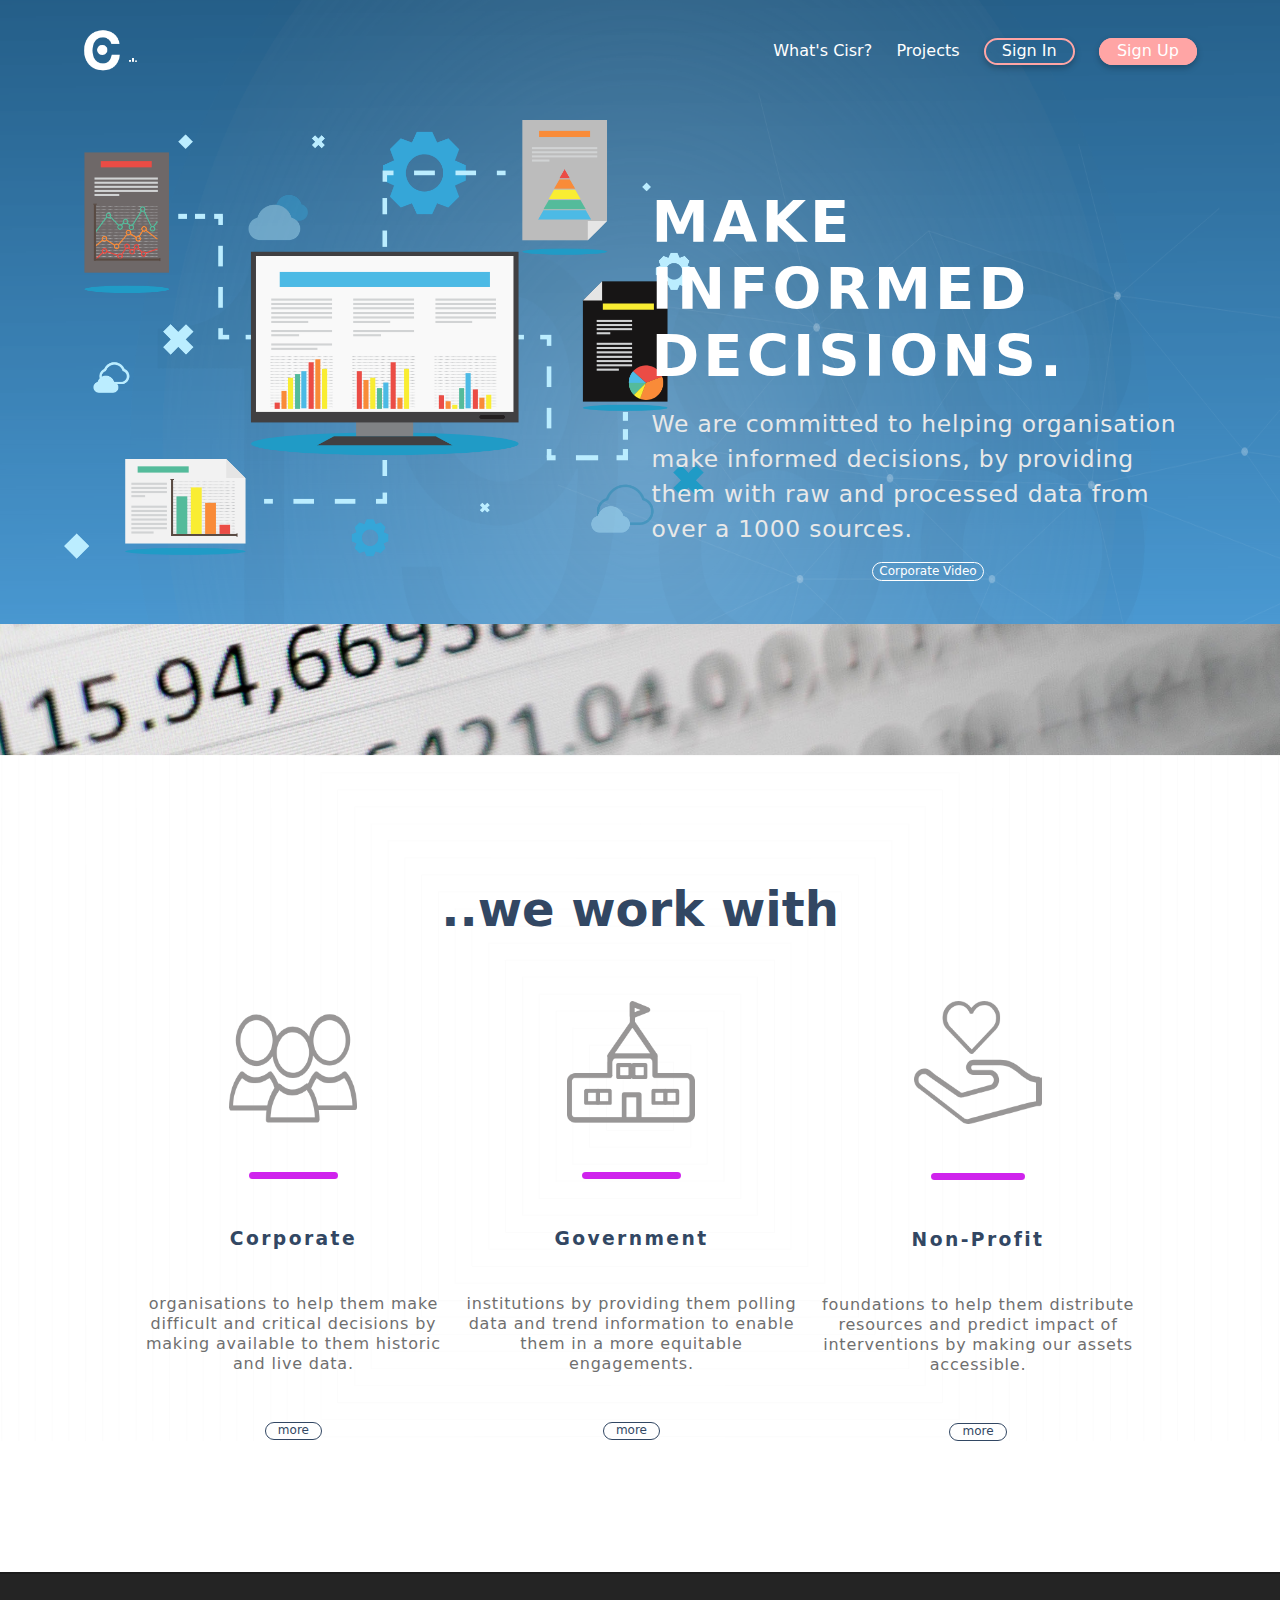
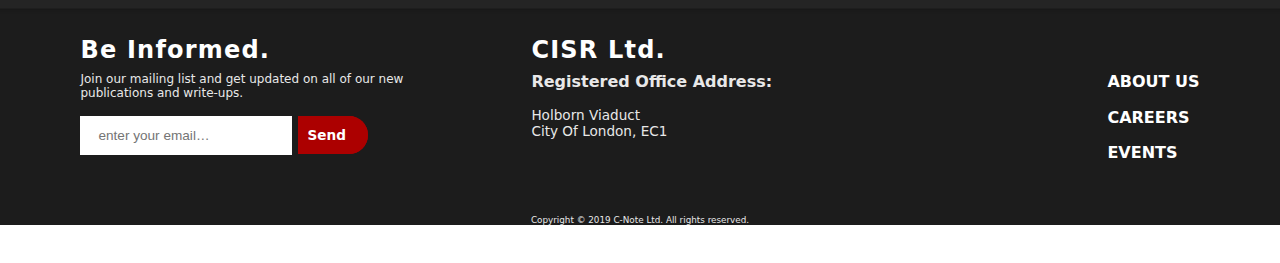
<file: templates_cisr/index.html>
<!DOCTYPE html>
<html lang="en">

<head>
  <meta charset="UTF-8">
  <meta name="viewport" content="width=device-width, initial-scale=1.0">
  <meta http-equiv="X-UA-Compatible" content="ie=edge">
  <link rel="stylesheet" href="main.css">
  <link rel="icon" href="images/favicon.png" type="image/png">
  <title>CISR - Data driven decision making.</title>
</head>

<body>
  <div id="landing">
    <div class="section1">
      <div class="section1sub">
        <div class="nav">
          <div class="logo">
            <a href="#"><img src="images/logo.png" alt="logo"></a>
          </div>
          <ul class="navlinks">
            <li><a href="#" class="navlinks1">What's&nbspCisr?</a></li>
            <li><a href="#" class="navlinks1">Projects</a></li>
            <li><a href="#" class="navlinks2">Sign&nbspIn</a></li>
            <li><a href="#" class="navlinks3">Sign&nbspUp</a></li>
          </ul>
          <div class="clr"></div>
        </div>
        <!-- <div class="clr"></div> -->
        <div class="section1leftright">
          <div class="section1left">
            <img src="images/landingillustrationsymbol.png" alt="computerillustration">
          </div>
          <div class="section1right">
            <h1>MAKE INFORMED DECISIONS.</h1>
            <p>
              We are committed to helping organisation make informed decisions, by providing them with raw and processed data from over a 1000 sources.
            </p>
            <div class="corporatevideo">
              <a href="#">Corporate&nbspVideo</a>
            </div>
          </div>
          <div class="clr"></div>
        </div>
      </div>
    </div>
    <div class="section2">
      <div class="section2sub">
        <div class="section2top">
          <h2>..we work with</h2>
        </div>
        <div class="section2-123">
          <div class="section2-1">
            <img src="images/corporatesymbol.png" alt="corporatesymbol" class="corporatesymbol">
            <br>
            <img src="images/underlinesymbol.png" alt="underlinesymbol" class="underlinesymbol">
            <h3>Corporate</h3>
            <p>
              organisations to help them make <br>difficult and critical decisions by <br>making available to them historic <br>and live data.
            </p>
            <a href="#" class="more">more</a>
          </div>
          <div class="section2-2">
            <img src="images/governmentsymbol.png" alt="government" class="governmentsymbol">
            <br>
            <img src="images/underlinesymbol.png" alt="underline" class="underlinesymbol">
            <h3>Government</h3>
            <p>
              institutions by providing them polling <br>data and trend information to enable <br>them in a more equitable <br>engagements.
            </p>
            <a href="#" class="more">more</a>
          </div>
          <div class="section2-3">
            <img src="images/non-profitsymbol.png" alt="nonprofit" class="non-profitsymbol">
            <br>
            <img src="images/underlinesymbol.png" alt="underline" class="underlinesymbol">
            <h3>Non-Profit</h3>
            <p>
              foundations to help them distribute <br>resources and predict impact of <br>interventions by making our assets <br>accessible.
            </p>
            <a href="#" class="more">more</a>
          </div>
          <!-- <div class="clr"></div> -->
        </div>
        <div class="clr"></div>
      </div>
    </div>
    <div class="section3">
      <div class="section3top">
        <div class="section3-1">
          <h4>Be Informed.</h4>
          <p>Join our mailing list and get updated on all of our new <br>publications and write-ups.</p>
          <input type="text" placeholder="enter your email…" class="maillistbar">
          <a href="#" class="maillistsendlink">Send</a>
        </div>
        <div class="section3-2">
          <h4>CISR Ltd.</h4>
          <p>Registered Office Address:</p>
          <p>Holborn Viaduct <br>City Of London, EC1</p>
        </div>
        <div class="section3-3">
          <ul>
            <li><a href="#">ABOUT US</a></li>
            <li><a href="#">CAREERS</a></li>
            <li><a href="#">EVENTS</a></li>
          </ul>
        </div>
        <div class="clr"></div>
      </div>
      <div class="copyright">
        <p>Copyright © 2019 C-Note Ltd. All rights reserved.</p>
      </div>
    </div>
  </div>
  <div class="sm-display"><h1>sorry this page is not available on small screens</h1></div>
</body>

</html>
</file>
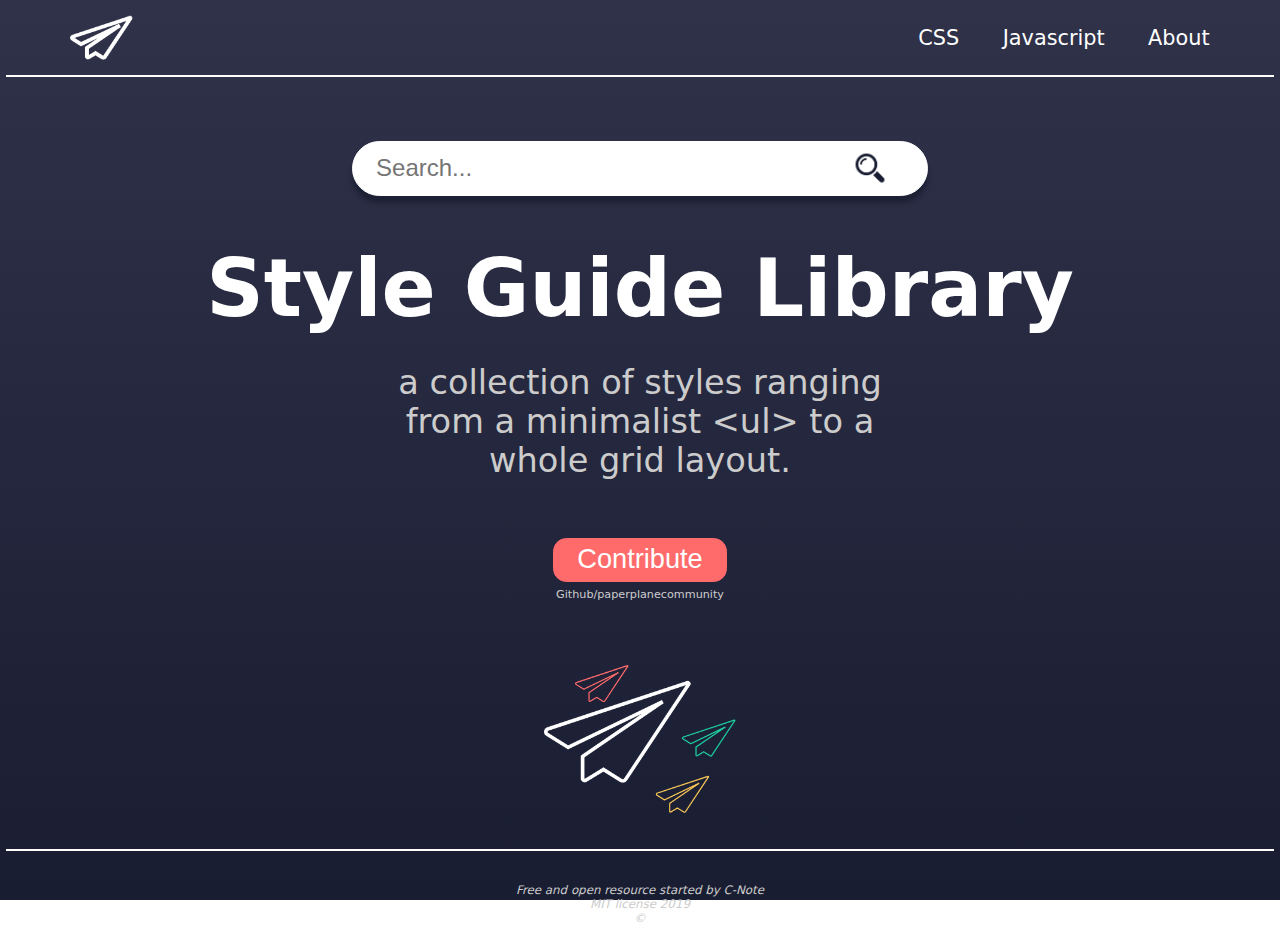
<file: templates_paperPlanesLibrary/index.html>
<!DOCTYPE html>
<html lang="en">
<head>
  <meta charset="UTF-8">
  <meta name="viewport" content="width=device-width, initial-scale=1.0">
  <meta http-equiv="X-UA-Compatible" content="ie=edge">
  <link rel="stylesheet" href="global.css">
  <link rel="stylesheet" href="content.css">
  <link rel="icon" href="images/favicon.png">
  <title>Paper Planes - style guide library</title>
</head>
<body>


  <!-- global navigation bar start-->
  <nav id="globalNavbar">
    <a href="index.html"><img src="images/navLogo.png" alt="paperPlanesLogo"></a>
    <a href="cssPage.html"><span>CSS</span></a>
    <a href="javascriptPage.html">javascript</a>
    <a href="aboutPage.html">about</a>
  </nav>
  <!-- global navigation bar end -->

  <div id="content">


  <!-- search input bar block starts -->
  <div class="searchInput">
    <input type="search" placeholder="Search...">
    <input type="image" src="images/searchIcon.png">
  </div>
  <!-- search input bar block ends -->


  <!-- text underneath search input bar starts -->
  <div class="introText">
    <h1>Style Guide Library</h1>
    <p>a collection of styles ranging<br>from a minimalist &ltul&gt to a<br>whole grid layout.</p>
  </div>
  <!-- text underneath search input bar ends -->


  <!-- button to click for submitting your code to the library starts -->
  <div class="addToLibrary__button">
    <button type="button" name="addToLibrary" onclick="window.location.href = 'contributionPage.html'">contribute</button>
    <a href="#">Github/paperplanecommunity</a>
  </div>
  <!-- button to click for submitting your code to the library ends -->


  </div>

  <!-- global logo for paper planes project block starts -->
  <div id="globalBottom__logo">
    <img src="images/globalLogo.png" alt="paperPlanesLogo">
  </div>
  <!-- global logo for paper planes project block starts -->

  <!-- global footer block starts -->
  <footer id="globalFooter">
    <p>Free and open resource started by C-Note<br>MIT license 2019<br>&copy</p>
  </footer>
  <!-- global footer block ends -->


</body>
</html>
</file>
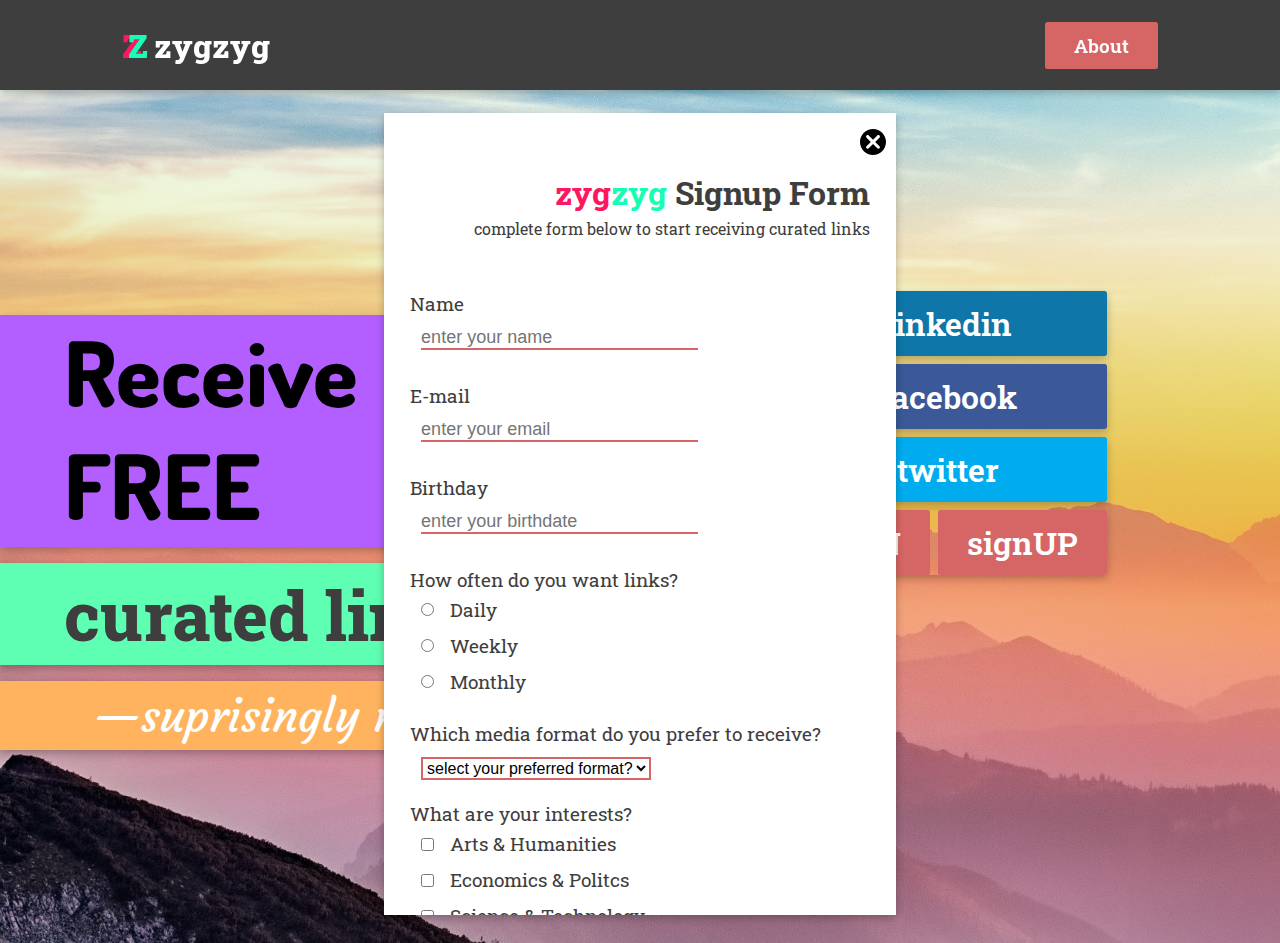
<file: form_page_zygzyg/form.html>
<!DOCTYPE html>
<html lang="en">
<head>
    <meta charset="UTF-8">
    <meta name="viewport" content="width=device-width, initial-scale=1.0">
    <link rel="stylesheet" type="text/css" href="form.css">
    <link href="https://fonts.googleapis.com/css?family=Courgette|Dosis:700|Roboto+Slab&display=swap" rel="stylesheet">
    <title>Adjei-Bohyen | form page - zygzyg | freecodecamp front end project</title>
</head>
<body>
    <div id="nav-section" class="clearfix">
        <div class="clearfix company-box">
            <div class="clearfix main-logo">Z</div>
            <div class="clearfix company-name">zygzyg</div>
        </div>
        <div class="clearfix menu-links-box">
            <a class="clearfix rec-links about-link" href="#">About</a>
        </div>
    </div>
    <div id="main" class="clearfix">
        <section class="clearfix heading-box">
            <p>Receive FREE</p>
            <p>curated links</p>
            <p class="sub-heading-box">—suprisingly refreshing</p>
        </section>
        <section class="clearfix auth-box">
            <div>
                <a class="clearfix rec-links linkedin-link" href="#">linkedin</a>
            </div>
            <div>
                <a class="clearfix rec-links facebook-link" href="#">facebook</a>
            </div>
            <div>
                <a class="clearfix rec-links twitter-link" href="#">twitter</a>
            </div>
            <div>
                <a class="clearfix rec-links login-link" href="#">logIN</a>
                <a class="clearfix rec-links signup-link" href="#">signUP</a>
            </div>
        </section>
        <!-- <section class="clearfix live-streams">
            <p>currently</p>
            <p>COVID 19 still spreading rapidly. Europe is now the epicenter! And the stock market keeps dropping.</p>
        </section> -->
        <section id="hidden-popup-boxes">
            <div class="clearfix about-box">
                <div class="about-box-close">
                    <img src="images/close_icon.svg" alt="close_icon">
                </div>
                <p>
                    There are so many destinations (website) on the internet which you have never heard of. And then someone asks you "hey! have you seen so and so website?" You go searching and you end up spending hours reading, watching, listening or playing and you wonder why did I not know of this desitination??
                </p></br>
                <p>
                    When you sign up for a <b>zygzyg</b> you get a weekly email containing 10 specially curated links to destinations on the internet.
                </p></br>
                <p>
                    These links are specially tailored for you using our AI engine. The destinations these links send you are places on the internet you would not have heard about and you will be glad we sent you there. 
                </p>
            </div>
        </section>
    </div>
    
    <div id="signup-form" class="clearfix">
        <div class="form-box-close">
            <img src="images/close_icon.svg" alt="close_icon">
        </div>
        <section id="signup-form-top">
            <h1 id="form-title"><span class="company-name-color-1">zyg</span><span class="company-name-color-2">zyg</span><span>&nbsp;</span><span>Signup Form</span></h1>
            <p id="form-description">complete form below to start receiving curated links</p>
        </section>
        <section id="signup-form-bottom">
            <form id="form-survey" action="">
                <label id="form-name-label" for="form-name">Name</label></br>
                <input id="form-name" type="text" name="name" placeholder="enter your name"></br></br>

                <label id="form-email-label" for="form-email">E-mail</label></br>
                <input id="form-email" type="text" name="email" placeholder="enter your email"></br></br>

                <label id="form-age-label" for="form-age">Birthday</label></br>
                <input id="form-age" name="birthday" onfocus="(this.type='date')" onblur="(this.type='')" placeholder="enter your birthdate"></br></br>

                <label id="form-frequency-label" for="form-frequency">How often do you want links?</label></br>
                <input type="radio" name="frequency" value="daily">
                <label for="daily">Daily</label></br>
                <input type="radio" name="frequency" value="weekly">
                <label for="weekly">Weekly</label></br>
                <input type="radio" name="frequency" value="monthly">
                <label for="monthly">Monthly</label></br></br>

                <label id="form-format-label" for="form-format">Which media format do you prefer to receive?</label></br>
                <select id="form-format" name="format">
                    <option disabled selected>select your preferred format?</option>
                    <option value="any">Any</option>
                    <option value="audio">Audio</option>
                    <option value="text">Text</option>
                    <option value="video">Video</option>
                </select></br></br>

                <label id="form-interest-label" for="form-interest">What are your interests?</label></br>
                
                <input type="checkbox" name="interests" value="arts_and_humanities">
                <label for="interests">Arts & Humanities</label></br>
                
                <input type="checkbox" name="interests" value="economics_and_politics">
                <label for="interests">Economics & Politcs</label></br>
                
                <input type="checkbox" name="interests" value="science_and_technology">
                <label for="interests">Science & Technology</label></br>

                <input type="checkbox" name="interests" value="spirituality_and_philosophy">
                <label for="interests">Spirituality & Philosophy</label></br></br>

                <label id="form-text-label" for="text">Any extra comments?</label></br>
                <textarea name="text" id="form-text" rows="5" placeholder="enter comments here ..."></textarea></br></br>
                <div id="submit-botton">
                    <button id="form-submit" type="submit" class="rec-links">Submit</button>
                </div>
            </form>
        </section>
    </div>
    <div class="sm-display"><h1>sorry this page is not available on small screens</h1></div>
    <script src="form.js"></script>
</body>
</html>
</file>
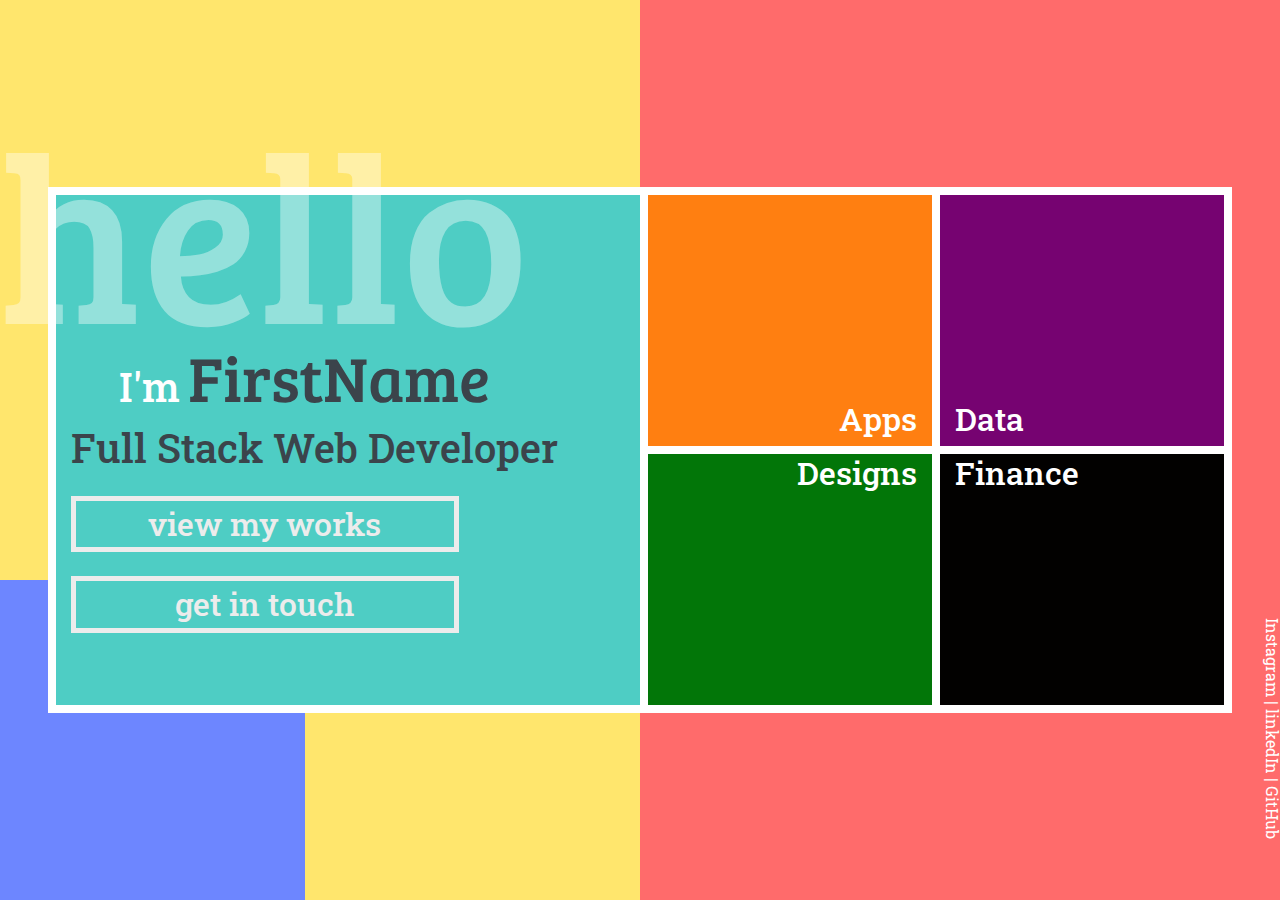
<file: portfolio_page/portfolio.html>
<!DOCTYPE html>
<html lang="en">
<head>
  <meta charset="UTF-8">
  <meta name="viewport" content="width=device-width, initial-scale=1.0">
  <link rel="stylesheet" href="portfolio.css">
  <link href="https://fonts.googleapis.com/css2?family=Bree+Serif&family=Roboto+Slab&display=swap" rel="stylesheet">
  <link rel="stylesheet" href="https://stackpath.bootstrapcdn.com/bootstrap/4.4.1/css/bootstrap.min.css" integrity="sha384-Vkoo8x4CGsO3+Hhxv8T/Q5PaXtkKtu6ug5TOeNV6gBiFeWPGFN9MuhOf23Q9Ifjh" crossorigin="anonymous">
  <title>Document</title>
</head>
<body>

  <div class="fixed-top row content" style="background: white;">
    <div class="col p-0 back transition-back" style="background: #FFE66D;">
      <div class="position-absolute" style="bottom: 0; width: 20rem; height: 20rem;">
        <div class="h-100 p-0" style="background: #6d86ff;"></div>
      </div>
    </div>

    <div class="col p-0 back transition-back" style="background: #FF6B6B;">
      <div class="mb-5 position-absolute text-right custom-white" style="bottom: 0; right: 0; transform: rotate(90deg); transform-origin: 95% 0;" >
        <p class="display-6 d-inline custom-black">Instagram |</p>
        <p class="display-6 d-inline custom-black">linkedIn |</p>
        <p class="display-6 d-inline custom-black">GitHub</p>
      </div>
    </div>
  </div>

  <div class="p-5 d-flex justify-content-center align-items-center content">
    <div class="container-fluid">
      <div class="row custom-border-white">
        <div id="left-box" class="col custom-border-white transition-left" style="background: #4ECDC4;">
          <div class="position-absolute hello">
            <p class="transition-hello transition-hello-s">hello</p>
          </div>
          <div class="mb-2">
            <div class="hello-space"></div>
            <div class="transition-name-s">
              <span class="h1 ml-5 custom-white">I'm</span><span class="h1 p-2 custom-offblack custom-font">FirstName</span>
            </div>
          </div>
          <div class="mb-4 transition-title-s">
            <span class="h1 custom-offblack">Full Stack Web Developer</span>
          </div>
          <div class="mb-3 pb-2">
            <button class="h2 mb-4 py-1 custom-button">view my works</button>
            <button class="h2 mb-5 py-1 custom-button">get in touch</button>
          </div>
        </div>
        <div class="col">
          <div class="row h-50">
            <div id="right-box-1" class="col-sm d-flex flex-row-reverse align-items-end custom-border-white transition-1" style="background: #FF7F11;"><p class="h2 custom-white">Apps</p></div>
            <div id="right-box-2" class="col-sm d-flex align-items-end custom-border-white transition-2" style="background: #760371;"><p class="h2 custom-white">Data</p></div>
          </div>
          <div class="row h-50">
            <div id="right-box-3" class="col-sm d-flex flex-row-reverse custom-border-white transition-3" style="background: #027608;"><p class="h2 custom-white">Designs</p></div>
            <div id="right-box-4" class="col-sm d-flex custom-border-white transition-4" style="background: #020100;"><p class="h2 custom-white">Finance</p></div>
          </div>
        </div>
      </div>
    </div>
  </div>
</body>
<script src="portfolio.js"></script>
<script src="https://code.jquery.com/jquery-3.4.1.slim.min.js" integrity="sha384-J6qa4849blE2+poT4WnyKhv5vZF5SrPo0iEjwBvKU7imGFAV0wwj1yYfoRSJoZ+n" crossorigin="anonymous"></script>
<script src="https://cdn.jsdelivr.net/npm/popper.js@1.16.0/dist/umd/popper.min.js" integrity="sha384-Q6E9RHvbIyZFJoft+2mJbHaEWldlvI9IOYy5n3zV9zzTtmI3UksdQRVvoxMfooAo" crossorigin="anonymous"></script>
<script src="https://stackpath.bootstrapcdn.com/bootstrap/4.4.1/js/bootstrap.min.js" integrity="sha384-wfSDF2E50Y2D1uUdj0O3uMBJnjuUD4Ih7YwaYd1iqfktj0Uod8GCExl3Og8ifwB6" crossorigin="anonymous"></script>
</html>
</file>
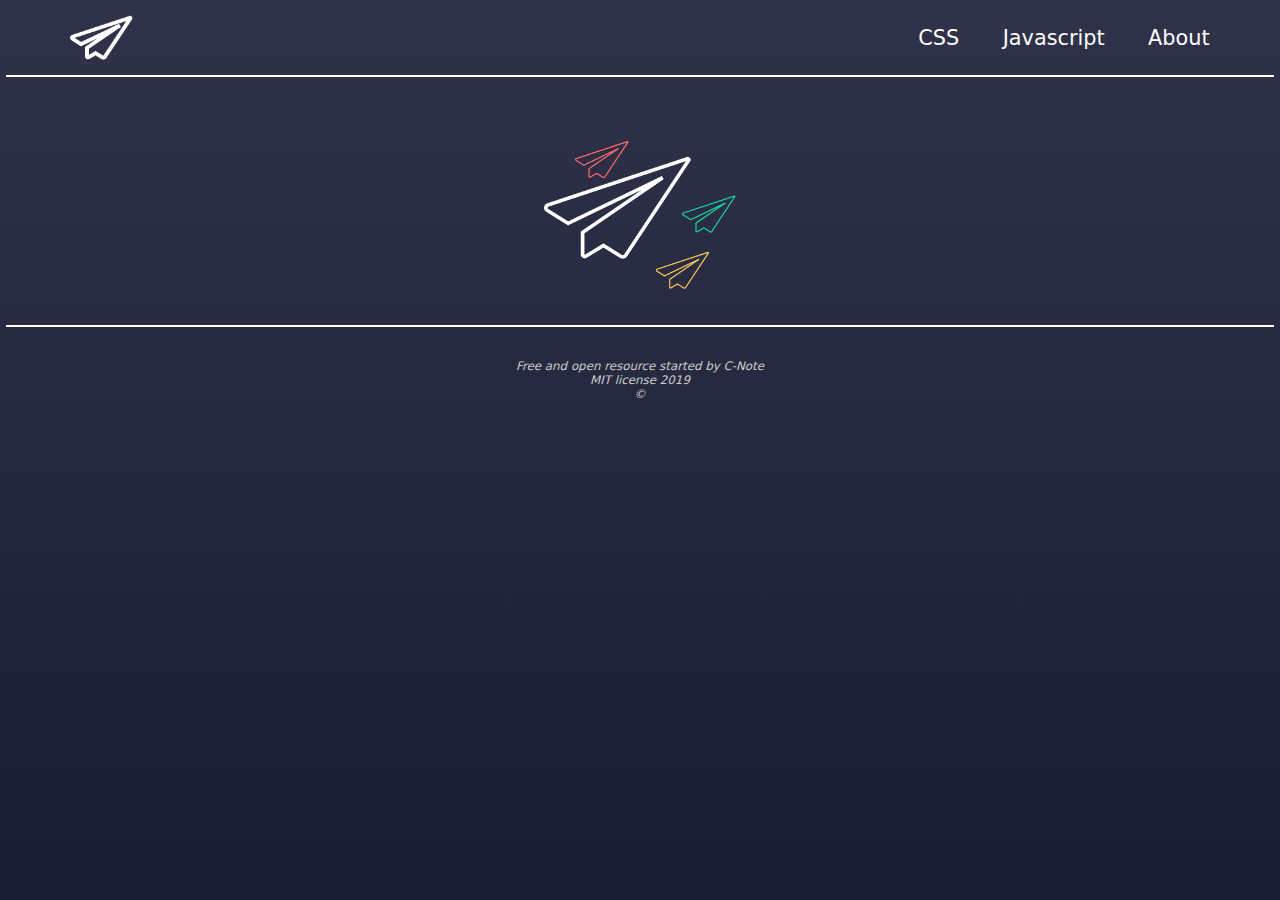
<file: templates_paperPlanesLibrary/aboutPage.html>
<!DOCTYPE html>
<html lang="en">
<head>
  <meta charset="UTF-8">
  <meta name="viewport" content="width=device-width, initial-scale=1.0">
  <meta http-equiv="X-UA-Compatible" content="ie=edge">
  <link rel="stylesheet" href="global.css">
  <link rel="icon" href="images/favicon.png">
  <title>Paper Planes - style guide library</title>
</head>
<body>


  <!-- global navigation bar start-->
  <nav id="globalNavbar">
    <a href="index.html"><img src="images/navLogo.png" alt="paperPlanesLogo"></a>
    <a href="cssPage.html">CSS</a>
    <a href="javascriptPage.html">javascript</a>
    <a href="aboutPage.html">about</a>
  </nav>
  <!-- global navigation bar end -->


  <div id="content">
  <!-- page content starts here wrapped in content div id above -->





  <!-- page content ends here wrapped in content div id above -->
  </div>


  <!-- global logo for paper planes project block starts -->
  <div id="globalBottom__logo">
    <img src="images/globalLogo.png" alt="paperPlanesLogo">
  </div>
  <!-- global logo for paper planes project block starts -->

  <!-- global footer block starts -->
  <footer id="globalFooter">
    <p>Free and open resource started by C-Note<br>MIT license 2019<br>&copy</p>
  </footer>
  <!-- global footer block ends -->


</body>
</html>
</file>
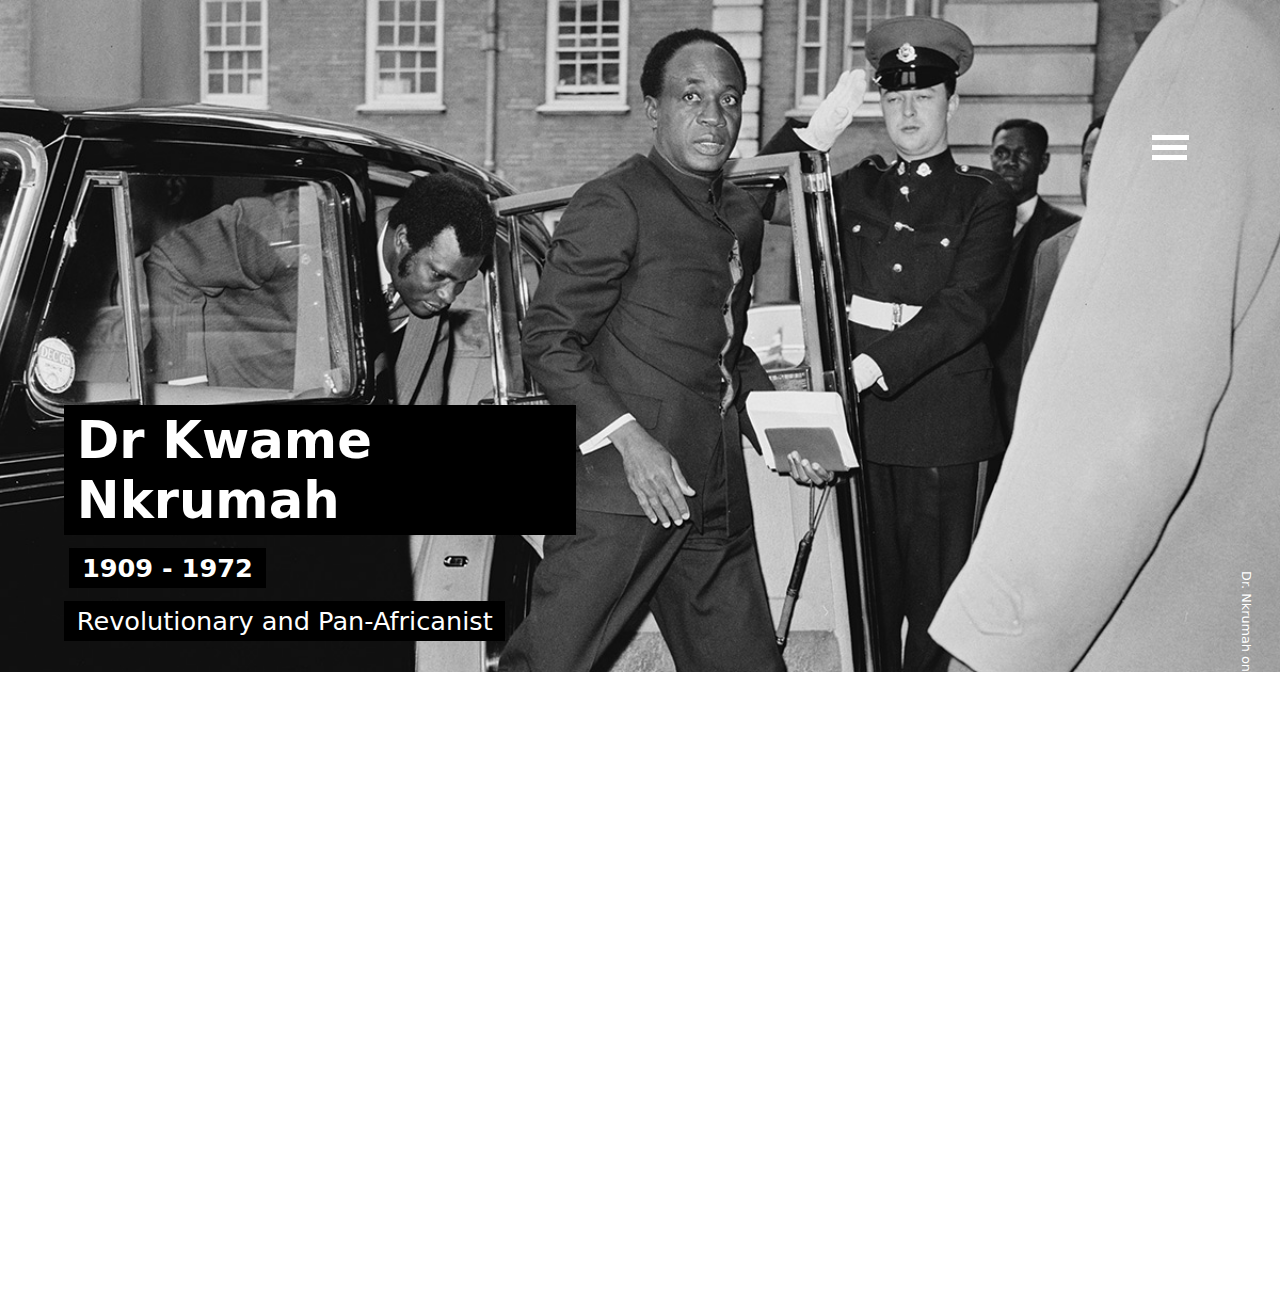
<file: tribute_page_nkrumah/tribute.html>
<!DOCTYPE html>
<html lang="en">
<head>
    <meta charset="UTF-8">
    <meta name="viewport" content="width=device-width, initial-scale=1.0">
    <link rel="stylesheet" type="text/css" href="tribute.css">
    <title>Adjei-Bohyen | Tribute Page - Kwame Nkrumah | freecodecamp front end project</title>
</head>
<body class="clearfix">
    <div id="title" class="clearfix">
        <div id="word-div" class="clearfix">
            <h1>Dr Kwame Nkrumah</h1>
            <h3>1909 - 1972</h3>
            <p>Revolutionary and Pan-Africanist</p>
        </div>
        <div id="img-div" class="clearfix">
            <img id="image" src="images/nkrumah1.jpg" alt="An image of Dr. Kwame Nkrumah">
            <p id="img-caption">Dr. Nkrumah on an official visit to London</p>
        </div>
    </div>
    
    <i id="icon1" class="clearfix menu-icon" ></i>
    <i id="icon2" class="clearfix"></i>

    <div id="tribute-info" class="clearfix">
        <h3 class="bioLinks">Early Life</h3>
        <p class="link-content">Kwame Nkrumah was born on 21 September 1909 in Nkroful, Gold Coast (now in Ghana) to a poor and illiterate family. </p>
        
        <h3 class="bioLinks">Education</h3>
        <p class="link-content">While a young man training to be a teacher he was exposed to the ideas of Marcus Garvey and W. E. B. Du Bois by Kwegyir Aggrey his teacher in Achimota School.</br></br>He spent ten years in United States getting higher education and was involved in the black Presbyterian church.</br></br>After, he did a PhD in London and was involved in the Pan-Africanism movement there.</p>

        <h3 class="bioLinks">Leadership</h3>
        <p class="link-content">In 1947 he returned to Gold Coast and worked as the general secretary of UGCC.</br></br>In 1949 he formed the CPP party. He became prime minister in 1952 and President in 1957.</br></br>In 1966 he was overthrown while on a state visit to North Vietnam and China.</p>
        
        <h3 class="bioLinks">Exile</h3>
        <p class="link-content">Nkrumah never returned to Ghana, but he continued to push for his vision of African unity. He lived in exile in Conakry, Guinea, as the guest of President Ahmed Sékou Touré, who made him honorary co-president of the country.</p>
        
        <h3 class="bioLinks">Death</h3>
        <p class="link-content">He died in April 1972 at the age of 62 while in Romania.</p>

        <p id="read-more" class=""><b><a id="tribute-link" href="https://en.wikipedia.org/wiki/Kwame_Nkrumah">More on Wikipedia</a></b></p>
    </div>
    <div class="sm-display"><h1>sorry this page is not available on small screens</h1></div>
    <script src="tribute.js"></script>
</body>
</html>
</file>
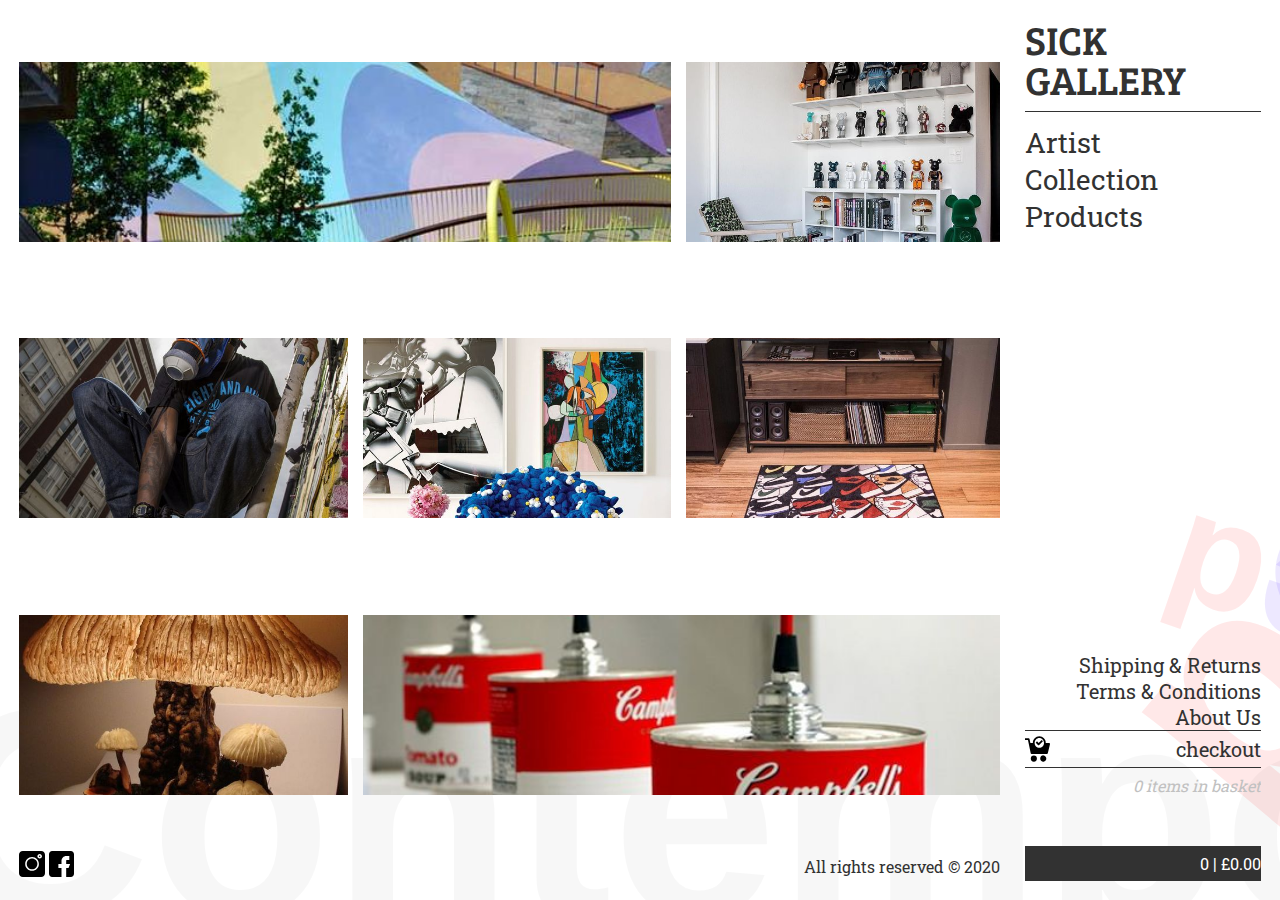
<file: product_page_sickgallery/deploy/product.html>
<!DOCTYPE html>
<html lang="en">

<head>
    <meta charset="UTF-8">
    <meta name="viewport" content="width=device-width, initial-scale=1.0">
    <link rel="stylesheet" href="product.css">
    <link href="https://fonts.googleapis.com/css2?family=Bree+Serif&family=Roboto+Slab&display=swap" rel="stylesheet">
    <title>Adjei-Bohyen | product page - sickgallery | freecodecamp front end project</title>
</head>

<body class="body-1">
    <div class="page-container-1">
        <div class="left-section">
            <div class="products-display">
                <div class="grid-container">
                    <div class="grid-item grid-item-1">
                        <img src="images/product_1.jpg" alt="" class="clickable-item">
                        <div class="product-info clickable-item">
                            <div>
                                <p>Wall Art</p>
                                <p>"off white trainers"</p>
                                <p>£29.99</p>
                                <p class="clickable-item">view item</p>
                                <li class="clickable-item buy-button">BUY</li>
                            </div>
                        </div>
                    </div>
                    <div class="grid-item grid-item-2"><img src="images/product_2.jpg" alt="" class="clickable-item">
                        <div class="product-info clickable-item">
                            <div>
                                <p>Funiture</p>
                                <p>"babe chair"</p>
                                <p>£99.99</p>
                                <p class="clickable-item">view item</p>
                                <li class="clickable-item buy-button">BUY</li>
                            </div>
                        </div>
                    </div>
                    <div class="grid-item grid-item-3">
                        <img src="images/product_3.jpg" alt="" class="clickable-item">
                        <div class="product-info clickable-item">
                            <div>
                                <p>Wall Art</p>
                                <p>"monkey mask"</p>
                                <p>£49.99</p>
                                <p class="clickable-item">view item</p>
                                <li class="clickable-item buy-button">BUY</li>
                            </div>
                        </div>
                    </div>
                    <div class="grid-item grid-item-4"><img src="images/product_4.jpg" alt="" class="clickable-item">
                        <div class="product-info clickable-item">
                            <div>
                                <p>Collectible</p>
                                <p>"kaws mask"</p>
                                <p>£199.99</p>
                                <p class="clickable-item">view item</p>
                                <li class="clickable-item buy-button">BUY</li>
                            </div>
                        </div>
                    </div>
                    <div class="grid-item grid-item-5"><img src="images/product_5.jpg" alt="" class="clickable-item">
                        <div class="product-info clickable-item">
                            <div>
                                <p>Floor Cover</p>
                                <p>"happy rug"</p>
                                <p>£99.99</p>
                                <p class="clickable-item">view item</p>
                                <li class="clickable-item buy-button">BUY</li>
                            </div>
                        </div>
                    </div>
                    <div class="grid-item grid-item-6"><img src="images/product_6.jpg" alt="" class="clickable-item">
                        <div class="product-info clickable-item">
                            <div>
                                <p>Lighting</p>
                                <p>"hype lamp"</p>
                                <p>£19.99</p>
                                <p class="clickable-item">view item</p>
                                <li class="clickable-item buy-button">BUY</li>
                            </div>
                        </div>
                    </div>
                    <div class="grid-item grid-item-7"><img src="images/product_7.jpg" alt="" class="clickable-item">
                        <div class="product-info clickable-item">
                            <div>
                                <p>Tool</p>
                                <p>"swiss knife"</p>
                                <p>£69.99</p>
                                <p class="clickable-item">view item</p>
                                <li class="clickable-item buy-button">BUY</li>
                            </div>
                        </div>
                    </div>
                </div>
            </div>
            <div class="major-nav-links-info">
                <div class="nav-links-info-container">
                </div>
            </div>
            <div class="socials-footer">
                <div>
                    <img src="images/instagram_icon.svg" alt="instagram icon" style="width: 2vw;"
                        class="clickable-item instagram-icon">
                    <img src="images/facebook_icon.svg" alt="facebook icon" style="width: 2vw;" class="clickable-item facebook-icon">
                </div>
                <div>
                    <p>All rights reserved © 2020 </p>
                </div>
            </div>
        </div>
        <div class="right-section">
            <div class="right-section-top">
                <div class="company-header"><p class="clickable-item">SICK GALLERY</p></div>
                <div class="major-links">
                    <ul>
                        <div>
                            <li class="nav-link-major clickable-item">Artist</li>
                            <div class="nav-link-major-sub">
                                <p class="clickable-item">feat one</p>
                                <p class="clickable-item">feat two</p>
                                <p class="clickable-item">feat three</p>
                                <p class="clickable-item">show all</p>
                            </div>
                        </div>
                        <div>
                            <li class="nav-link-major clickable-item">Collection</li>
                            <div class="nav-link-major-sub">
                                <p class="clickable-item">feat one</p>
                                <p class="clickable-item">feat two</p>
                                <p class="clickable-item">feat three</p>
                                <p class="clickable-item">show all</p>
                            </div>
                        </div>
                        <div>
                            <li class="nav-link-major clickable-item">Products</li>
                            <div class="nav-link-major-sub">
                                <p class="clickable-item">feat one</p>
                                <p class="clickable-item">feat two</p>
                                <p class="clickable-item">feat three</p>
                                <p class="clickable-item">show all</p>
                            </div>
                        </div>
                    </ul>
                </div>
            </div>
            <div class="right-section-bottom">
                <div class="right-section-bottom-container">
                    <div class="minor-links">
                        <ul>
                            <li class="nav-link-major clickable-item">Shipping & Returns</li>
                            <li class="nav-link-major clickable-item">Terms & Conditions</li>
                            <li class="nav-link-major clickable-item">About Us</li>
                        </ul>
                    </div>
                    <div class="checkout-basket">
                        <div class="checkout-basket-header clickable-item"> <img src="images/checkout_icon.svg"
                                alt="checkout icon" style="width: 2vw;" class="clickable-item">
                            <p class="clickable-item">checkout</p>
                        </div>
                        <div class="checkout-basket-body">
                            <p style="color:#c1c1c1; font-style: italic;">0 items in basket</p>
                        </div>
                        <div class="checkout-basket-footer clickable-item">
                            <p>0 | £0.00</p>
                        </div>
                    </div>
                </div>
            </div>
        </div>
    </div>
    <script src="product.js"></script>
</body>

</html>
</file>
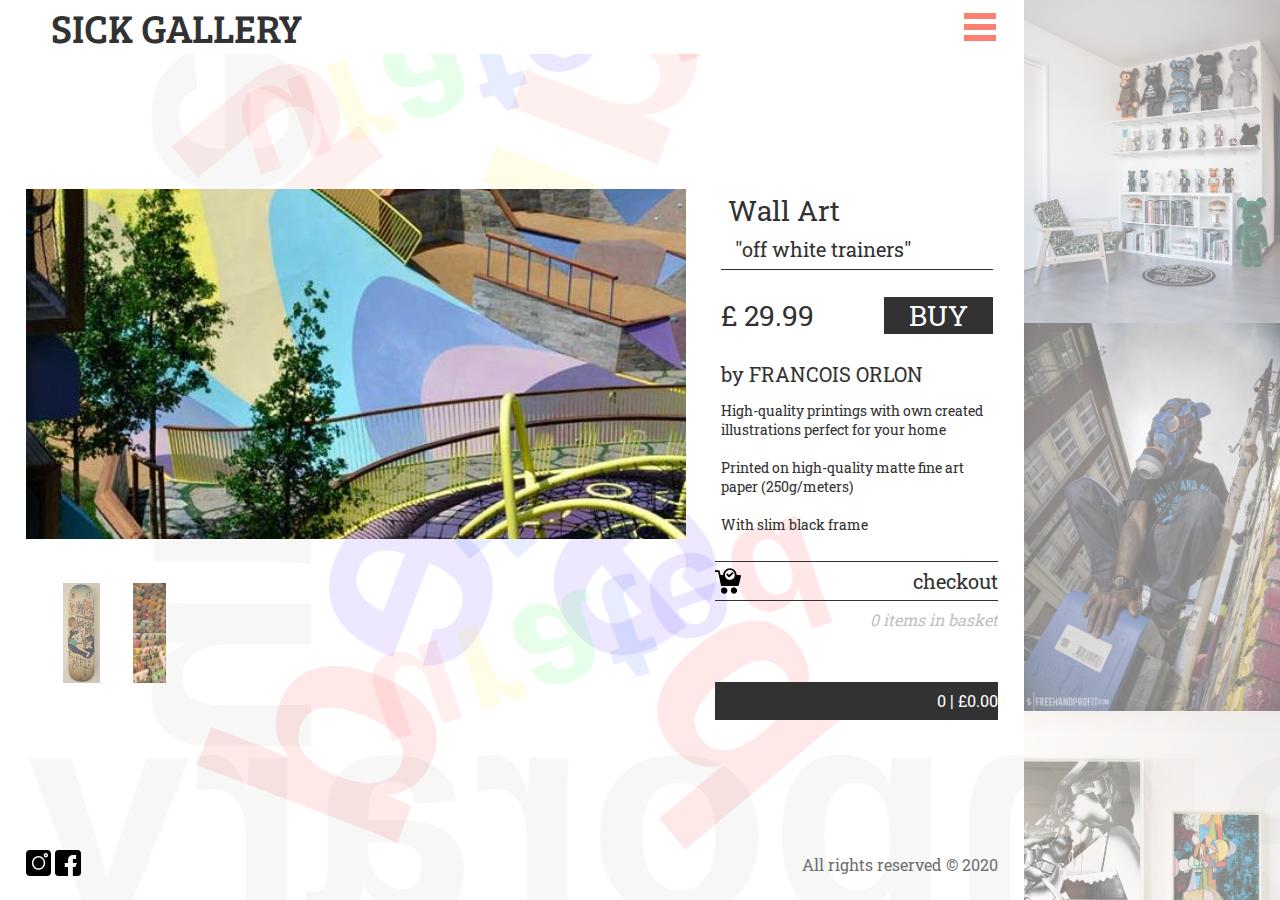
<file: product_page_sickgallery/deploy/product_product_page.html>
<!DOCTYPE html>
<html lang="en">

<head>
    <meta charset="UTF-8">
    <meta name="viewport" content="width=device-width, initial-scale=1.0">
    <link rel="stylesheet" href="product.css">
    <link href="https://fonts.googleapis.com/css2?family=Bree+Serif&family=Roboto+Slab&display=swap" rel="stylesheet">
    <title>Adjei-Bohyen | product page - sickgallery | freecodecamp front end project</title>
</head>

<body class="body-2">
    <div class="page-container-2">
        <div class="left-section">
            <div class="left-header">
                <div class="company-header"><p class="clickable-item">SICK GALLERY</p></div>
                <div class="menu-icon-wrapper clickable-item">
                    <div class="menu-icon clickable-item" ></div>
                    <div class="menu-icon clickable-item" ></div>
                    <div class="menu-icon clickable-item" ></div>
                </div>
            </div>
            <div class="main-content">
                <div class="popup-box sandwich-icon-popup-menu">
                    <div class="sandwich-icon-popup-menu-wrapper">
                        <div class="sandwich-icon-popup-header">
                            <p>Menu</p></br>
                        </div>
                        <div class="major-links">
                        </br>
                            <ul>
                                <div>
                                    <li class="nav-link-major clickable-item">Artist</li>
                                    <div class="nav-link-major-sub">
                                        <p class="clickable-item">feat one</p>
                                        <p class="clickable-item">feat two</p>
                                        <p class="clickable-item">feat three</p>
                                        <p class="clickable-item">show all</p>
                                    </div>
                                </div>
                                <div>
                                    <li class="nav-link-major clickable-item">Collection</li>
                                    <div class="nav-link-major-sub">
                                        <p class="clickable-item">feat one</p>
                                        <p class="clickable-item">feat two</p>
                                        <p class="clickable-item">feat three</p>
                                        <p class="clickable-item">show all</p>
                                    </div>
                                </div>
                                <div>
                                    <li class="nav-link-major clickable-item">Products</li>
                                    <div class="nav-link-major-sub">
                                        <p class="clickable-item">feat one</p>
                                        <p class="clickable-item">feat two</p>
                                        <p class="clickable-item">feat three</p>
                                        <p class="clickable-item">show all</p>
                                    </div>
                                </div>
                            </ul>
                        </div>
                        <div class="minor-links">
                            <ul>
                            </br>
                                <li class="nav-link-major clickable-item">Shipping & Returns</li>
                                <li class="nav-link-major clickable-item">Terms & Conditions</li>
                                <li class="nav-link-major clickable-item">About Us</li>
                            </ul>
                        </div>
                    </div>
                </div>
                <div class="product-more-images">
                    <div class="product-more-images-top">
                        <div class="scroll-left"><div><p>❰</p></div></div>
                        <img src="images/product_1.jpg" alt="picture of product">
                        <div class="scroll-right"><div><p>❱</p></div></div>
                    </div>
                    <div class="product-more-images-bottom">
                        <div>
                            <img src="images/product_1_1.jpg" alt="picture of product" class="clickable-item">
                        </div>
                        <div>
                            <img src="images/product_1_2.jpg" alt="picture of product" class="clickable-item">
                        </div>
                    </div>
                </div>
                <div class="product-more-info">
                    <div class="more-info">
                        <p class="more-info-item1">Wall Art</p>
                        <p class="more-info-item2">"off white trainers"</p>
                        <div>
                            <p class="more-info-item3">£ 29.99</p>
                            <p class="more-info-item4 buy-button clickable-item">BUY</p>
                        </div>
                        <p class="more-info-item5">by FRANCOIS ORLON</p>
                        <p class="more-info-item6">
                            High-quality printings with own created illustrations perfect for your home </br></br>
                            Printed on high-quality matte fine art paper (250g/meters)</br></br>
                            With slim black frame
                        </p>
                    </div>
                    <div class="checkout-basket">
                        <div class="checkout-basket-header clickable-item"> <img src="images/checkout_icon.svg" alt="checkout icon"
                                style="width: 2vw;">
                            <p>checkout</p>
                        </div>
                        <div class="checkout-basket-body">
                            <p style="color:#c1c1c1; font-style: italic;">0 items in basket</p>
                        </div>
                        <div class="checkout-basket-footer clickable-item">
                            <p>0 | £0.00</p>
                        </div>
                    </div>
                </div>
                <div class="popup-box major-nav-links-info">
                    <div class="nav-links-info-container">
                    </div>
                </div>
            </div>
            <div class="socials-footer">
                <div>
                    <img src="images/instagram_icon.svg" alt="instagram icon" style="width: 2vw;" class="clickable-item">
                    <img src="images/facebook_icon.svg" alt="facebook icon" style="width: 2vw;" class="clickable-item">
                </div>
                <div>
                    <p>All rights reserved © 2020 </p>
                </div>
            </div>
        </div>
        <div class="right-section">
            <div class="products-images">
                <div class="scroll-up"><p>▲</p></div>
                <div><img src="images/product_2.jpg" alt="" class="clickable-item"></div>
                <div><img src="images/product_3.jpg" alt="" class="clickable-item"></div>
                <div><img src="images/product_4.jpg" alt="" class="clickable-item"></div>
                <div><img src="images/product_5.jpg" alt="" class="clickable-item"></div>
                <div><img src="images/product_6.jpg" alt="" class="clickable-item"></div>
                <div><img src="images/product_7.jpg" alt="" class="clickable-item"></div>
                <div class="scroll-down"><p>▼</p></div>
            </div>
        </div>
    </div>
    <script src="product_product_page.js"></script>
</body>

</html>
</file>
<file: templates_cisr/main.css>
* {
  margin: 0;
  padding: 0;
  border: 0;
  outline: 0;
  vertical-align: baseline;
  background: transparent;
}

html {
  font-family: system-ui, -apple-system, BlinkMacSystemFont, "Segoe UI",
    "Roboto", "Oxygen", "Ubuntu", "Cantarell", "Fira Sans",
    "Droid Sans", "Helvetica Neue", sans-serif;
}

body {
  position: relative;
}

#landing {
  /* border: 2px solid yellow; */
  text-align: center;
}

.clr {
  clear: both;
}

.section1 {
  /* border: 2px solid red; */
  background-image: url(images/section1background.png);
  background-attachment: fixed;
  background-repeat: no-repeat;
  background-size: 100% 100%;
  background-position: center center;
  text-align: center;
  /* height: 95vh; */
  position: relative;
}

.section1sub {
  /* border: 2px solid green; */
  margin: 0 5%;
  position: relative;
  overflow: auto;
}

.nav {
  /* border: 2px solid red; */
  /* padding-left: 5%; */
  /* padding-right: 5%; */
  /* overflow: auto; */
  margin-top: 1.5%;
  position: relative;
}

.logo {
  /* border: 2px solid red; */
  float: left;
}

.logo img {
  /* border: 2px solid green; */
  width: 50%;
}

.navlinks {
  /* border: 2px solid red; */
  list-style-type: none;
  float: right;
  padding-top: 1.5rem;
  padding-bottom: 0.25em;
  font-size: 1em;
}

.nav li {
  /* border: 2px solid red; */
  display: inline;
}

.nav a {
  /* border: 2px solid red; */
  text-decoration: none;
  color: #fff;
  margin-right: 1.2em;
}

.navlinks2 {
  /* border: 2px solid red; */
  border: 2px solid #FFA5A5;
  border-radius: 26px;
  box-shadow: 0px 3px 6px rgba(0, 0, 0, 0.25);
  padding-left: 1em;
  padding-right: 1em;
  padding-top: 0.05em;
  padding-bottom: 0.15em;
}

.navlinks2:hover{
  border-radius: 10px;
}

.navlinks3 {
  /* border: 2px solid red; */
  border: 2px solid #FFA5A5;
  border-radius: 26px;
  background-color: #FFA5A5;
  box-shadow: 0px 3px 6px rgba(0, 0, 0, 0.25);
  padding-left: 1em;
  padding-right: 1em;
  padding-top: 0.05em;
  padding-bottom: 0.15em;
}

.navlinks3:hover{
  border-radius: 10px;
}

.section1leftright {
  /* border: 2px solid yellow; */
  /* padding-bottom: 7%; */
  margin: 3% 0;
  position: relative;
}

.section1left {
  /* border: 2px solid red; */
  float: left;
  box-sizing: border-box;
  width: 50%;
  /* padding: 1%; */
  /* position: absolute;
  top: 50%;
  z-index: 1; */
}

.section1left img {
  /* border: 2px solid blue; */
  width: 50vw;
}

.section1right {
  /* border: 2px solid red; */
  float: left;
  color: #fff;
  margin-top: 5%;
  box-sizing: border-box;
  width: 50%;
  padding: 1%;
  /* position: absolute;
  top: 50%;
  left: 50%;
  z-index: 1; */
}

.section1right h1 {
  /* border: 2px solid red; */
  text-align: left;
  /* font-size: 3.5rem; */
  font-size: 4.5vw;
  letter-spacing: 0.25rem;
}

.section1right p {
  /* border: 2px solid red; */
  text-align: left;
  color: #E8E8E8;
  /* font-size: 1.5rem; */
  font-size: calc(0.5rem + 1.2vw);
  font-weight: lighter;
  letter-spacing: 0.05rem;
  /* line-height: 2rem; */
  line-height: calc(1rem + 1.5vw);
  padding-top: 3%;
  padding-bottom: 3%;
}

.corporatevideo {
  /* border: 2px solid red; */
  font-size: .75em;
  font-weight: normal;
  text-align: center;
}

.corporatevideo a {
  /* border: 2px solid red; */
  text-decoration: none;
  color: #fff;
  border: 1.5px solid #fff;
  border-radius: 10px;
  padding-left: 0.55em;
  padding-right: 0.55em;
  padding-top: 0.05em;
  padding-bottom: 0.15em;
}

.section2 {
  /* border: 2px solid blue; */
  background-image: url(images/section2background.png);
  background-repeat: no-repeat;
  background-size: cover;
  background-position: center center;
  background-attachment: fixed;
  padding: 1px 0 1px 0;
  text-align: center;
  position: relative;
}

.section2sub {
  /* border: 2px solid red; */
  background-image: url(images/section2background2.png);
  background-repeat: no-repeat;
  background-size: cover;
  background-position: center center;
  text-align: center;
  position: relative;
  margin: 10% 0;
}

.section2top {
  /* border: 2px solid red; */
  padding-top: 10%;
  padding-bottom: 5%;
  /* display: inline-block; */
}

.section2 h2 {
  /* border: 2px solid red; */
  font-size: 3rem;
  color: #324763;
}

.section2-123 {
  /* border: 2px solid green; */
  display: inline-block;
}

.section2-1 {
  /* border: 2px solid red; */
  float: left;
  min-height: 25rem;
  padding-left: 1vw;
  padding-right: 1vw;
}

.section2-1 h3 {
  /* border: 2px solid red; */
  color: #324763;
  letter-spacing: 0.15rem;
}

.section2-1 p {
  /* border: 2px solid red; */
  color: #6F6F6F;
  line-height: 125%;
  letter-spacing: 0.05rem;
  font-weight: lighter;
  padding-bottom: 5vh;
  padding-top: 5vh;
}

.section2-2 {
  /* border: 2px solid red; */
  float: left;
  min-height: 25rem;
  padding-left: 1vw;
  padding-right: 1vw;
}

.section2-2 h3 {
  /* border: 2px solid red; */
  color: #324763;
  letter-spacing: 0.15rem;
}

.section2-2 p {
  /* border: 2px solid red; */
  color: #6F6F6F;
  line-height: 125%;
  letter-spacing: 0.05rem;
  font-weight: lighter;
  padding-bottom: 5vh;
  padding-top: 5vh;
}

.section2-3 {
  /* border: 2px solid red; */
  float: left;
  min-height: 25rem;
  padding-left: 1vw;
  padding-right: 1vw;
}

.section2-3 h3 {
  /* border: 2px solid red; */
  color: #324763;
  letter-spacing: 0.15rem;
}

.section2-3 p {
  /* border: 2px solid red; */
  color: #6F6F6F;
  line-height: 125%;
  letter-spacing: 0.05rem;
  font-weight: lighter;
  padding-bottom: 5vh;
  padding-top: 5vh;
}

.corporatesymbol {
  /* border: 2px solid red; */
  width: 10vw;
  min-width: 30%;
}

.corporatesymbol:hover {
  /* border: 2px solid red; */
  content: url(images/corporatesymbolhover.png);
  width: 10vw;
  min-width: 30%;
}

.governmentsymbol {
  /* border: 2px solid red; */
  width: 10vw;
  min-width: 30%;
}

.governmentsymbol:hover {
  /* border: 2px solid red; */
  content: url(images/governmentsymbolhover.png);
  width: 10vw;
  min-width: 30%;
}

.non-profitsymbol {
  /* border: 2px solid red; */
  width: 10vw;
  min-width: 30%;
}

.non-profitsymbol:hover {
  /* border: 2px solid red; */
  content: url(images/non-profitsymbolhover.png);
  width: 10vw;
  min-width: 30%;
}

.underlinesymbol {
  /* border: 2px solid red; */
  width: 5vw;
  min-width: 30%;
  padding-top: 5vh;
  padding-bottom: 5vh;
}

.more {
  /* border: 2px solid red; */
  text-decoration: none;
  font-size: 0.75rem;
  color: #324763;
  font-weight: lighter;
  border: 1px solid #324763;
  border-radius: 26px;
  padding-left: 1em;
  padding-right: 1em;
  padding-bottom: 0.2em;
}

.section3 {
  /* border: 2px solid red; */
  background-image: url(images/section3background.png);
  background-repeat: no-repeat;
  background-size: 100% 100%;
  background-position: center;
  text-align: center;
  color: #fff;
  padding-top: 2.5%;
}

.section3top {
  /* border: 2px solid green; */
  display: inline-block;
  padding-top: 2.5%;
  padding-bottom: 2.5%;
}

.section3-1 {
  /* border: 2px solid red; */
  float: left;
  text-align: left;
  min-height: 8rem;
  min-width: 25vw;
  padding-right: 10vw;
}

.section3-1 h4 {
  /* border: 2px solid red; */
  font-size: 1.5em;
  letter-spacing: 0.05em;
}

.section3-1 p {
  /* border: 2px solid red; */
  font-size: 0.75rem;
  color: #E8E8E8;
  font-weight: lighter;
  padding-top: 2.5%;
  padding-bottom: 5%;
}

.maillistbar {
  /* border: 2px solid green; */
  padding-left: 1rem;
  background: #fff;
  border: 2px solid #fff;
  height: 2.55em;
  width: 12rem;
  font-size: 0.85rem;
}

.maillistsendlink {
  /* border: 2px solid green; */
  text-decoration: none;
  color: #fff;
  background: #AC0000;
  border: 2px solid #AC0000;
  border-top-right-radius: 26px;
  border-bottom-right-radius: 26px;
  padding-top: 0.55rem;
  padding-bottom: 0.6rem;
  padding-left: 0.5rem;
  padding-right: 1.25rem;
  font-size: 0.85rem;
  font-weight: bold;
}

.section3-2 {
  /* border: 2px solid red; */
  float: left;
  min-height: 8rem;
  min-width: 25vw;
  padding-right: 10vw;
}

.section3-2 h4 {
  /* border: 2px solid green; */
  font-size: 1.5em;
  letter-spacing: 0.05em;
  text-align: left;
}

.section3-2 p:nth-child(2) {
  /* border: 2px solid green; */
  font-size: 1rem;
  color: #E8E8E8;
  font-weight: bold;
  padding-top: 2.5%;
  padding-bottom: 5%;
  text-align: left;
}

.section3-2 p:nth-child(3) {
  /* border: 2px solid blue; */
  font-size: .85rem;
  color: #E8E8E8;
  font-weight: lighter;
  /* padding-top: 2.5%; */
  /* padding-bottom: 5%; */
  text-align: left;
}

.section3-3 {
  /* border: 2px solid red; */
  float: left;
  min-height: 8rem;
  /* min-width:25vw; */
  padding-left: 10vw;
  text-align: left;
}

.section3-3 ul {
  padding-top: 2.25em;
}

.section3-3 li {
  /* border: 2px solid red; */
  list-style: none;
  padding-bottom: 1.05rem;
}

.section3-3 a {
  /* border: 2px solid red; */
  text-decoration: none;
  font-size: 1rem;
  font-weight: bold;
  color: #fff;
}

.copyright {
  /* border: 2px solid red; */
  color: #E8E8E8;
  font-size: 0.55rem;
}

/* navigation underline feature */
.navlinks1 {
  position: relative;
}

.navlinks1:hover {
  color: #fff;
}

.navlinks1:before {
  content: "";
  position: absolute;
  width: 50%;
  height: 3px;
  top: 30px;
  left: 25%;
  background-color: #FFFF00;
  visibility: hidden;
  -webkit-transform: scaleX(0);
  transform: scaleX(0);
  -webkit-transition: all 0.3s ease-in-out 0s;
  transition: all 0.3s ease-in-out 0s;
}

.navlinks1:hover:before {
  visibility: visible;
  -webkit-transform: scaleX(1);
  transform: scaleX(1);
}

.sm-display{
  visibility: hidden;
}

/* media query section */
@media only screen and (max-width: 600px){
  #landing{
      display: none;
  }

  .sm-display{
      visibility: visible;
      display: flex;
      text-align: center;
      height: 100vh;
      color: black;
      align-items: center;
      justify-content: center;
  }
}
</file>
<file: templates_paperPlanesLibrary/content.css>
.searchInput{
  position: relative;
  margin-bottom: 4%;
}

.searchInput input:first-child{
  -webkit-appearance: textfield;/* safari fix */
  background-color: #fff;
  box-sizing: border-box;
  border: 1px solid #fff;
  box-shadow: 0 7px 4px #161A2DA6;
  border-radius: 50pt;
  height: calc(1rem + 3vw);
  width: 50%;
  padding: 0 2% 0 2%;
  font-size: calc(0.5rem + 1.25vw);
  transition: transform 0.5s;
}

/* scale transition on search input bar */
.searchInput input:first-child:focus {
  transform: scale(1.025, 1.025);
}

/* search icon styling and positioning */
.searchInput input:last-child{
  width: 2.5%;
  position: absolute;
  top: 50%;
  left: 70%;
  transform: translate(-50%, -50%);
}

.introText{
  margin-bottom: 2.5%;
}

.introText h1{
  margin-bottom: 2.5%;
  color: #fff;
  font-size: calc(1rem + 5vw);
}

.introText p{
  margin-bottom: 5%;
  color: #CCCCCC;
  font-size: calc(0.5rem + 2vw);
}

/* contribute button styling */
.addToLibrary__button{
  position: relative;
}

.addToLibrary__button button{
  display: block;
  border: 1px solid #FF6B6B;
  border-radius: 10pt;
  margin: 0 auto 0.5% auto;
  background-color: #FF6B6B;
  color: #fff;
  padding: 0.35% 2% 0.55% 2%;
  font-size: calc(0.5rem + 1.5vw);
  text-transform: capitalize;
  cursor: pointer;
}

.addToLibrary__button a{
  display: block;
  text-decoration: none;
  color: #CCCCCC;
  font-size: calc(0.5rem + 0.25vw);
  transition: transform 0.5s;
}

.addToLibrary__button a:hover {
  transform: scale(1.05, 1.05);
}
</file>
<file: form_page_zygzyg/form.css>
*{
    margin: 0;
    padding: 0;
    border: 0;
    outline: 0;
    vertical-align: baseline;
    background: transparent;
}

html{
    font-family: 'Roboto Slab', serif;
    color: #3e3e3e;
}

body{
    display: block;
    position: relative;
    background-image: url("images/background_image_1.jpg");
    background-repeat: no-repeat;
    background-size: 130% 120%;
    width: 100%;
    height: 100%;
    overflow: scroll;
}

a{
    text-decoration: none;
    color: #3e3e3e;
}

.clearfix::after{
    content: "";
    clear: both;
    display: table;
}

#nav-section{
    position: fixed;
    z-index: 2;
    display: flex;
    background: #3e3e3e;
    width: 100%;
    height: 10%;
    box-shadow: 0 3px 8px rgba(0, 0, 0, .25);
}

/* #menu::after{
    position: absolute;
    top: 85%;
    left: 5%;
    background: #3e3e3e;
    width: 90%;
    height: 1vmin;
} */

.company-box{
    position: absolute;
    left: 2.5%;
    display: flex;
    align-self: center;
    margin-left: 7%;
}

.main-logo{
    align-self: center;
    font-size: xx-large;
    font-weight: 900;
    color: #fe165f;
    margin-right: 10%;
}

.main-logo::after{
    content: "Z";
    position: absolute;
    top: 0;
    left: 5%;
    font-size: xx-large;
    font-weight: 900;
    color: #16feb5;
    padding-right: 10%;
}

.company-name{
    align-self: center;
    font-size: xx-large;
    font-weight: 800;
    color: white;
}

.menu-links-box{
    position: absolute;
    right: 2.5%;
    display: flex;
    align-self: center;
    margin-right: 7%;
}

.rec-links{
    box-sizing: border-box;
    border: solid 2px #d56665;
    border-radius: 2.5px;
    background: #d56665;
    padding: 1vmin 3vmin 1vmin 3vmin;
}

.about-link{
    color: white;
    font-size: larger;
    font-weight: 600;
}

.about-link:hover{
    color: #3e3e3e;
}

#main{
    z-index: 1;
    display: block;
    position: relative;
    width: 100%;
    height: 100vh;
}

.heading-box{
    position: absolute;
    display: block;
    top: 35%;
    width: 50%;
    font-size: 7.5vmin;
    font-weight: 800;
}

.heading-box>p:nth-child(1){
    display: table;
    background: #b35fff;
    color: black;
    font-family: 'Dosis', sans-serif;
    font-size: 10vmin;
    font-weight: 900;
    padding: 0 20% 1% 10%;
    box-shadow: 0 3px 8px rgba(0, 0, 0, .25);
}

.heading-box>p:nth-child(2){
    display: table;
    background: #5fffb3;
    margin: 2.5% 0 2.5% 0;
    padding: 1% 10% 1% 10%;
    box-shadow: 0 3px 8px rgba(0, 0, 0, .25);
}

.heading-box>p:nth-child(3){
    background: #ffb35f;
    text-align: right;
    font-family: 'Courgette', cursive;
    font-size: 5vmin;
    font-weight: 500;
    padding: 1% 10% 1% 10%;
    color: white;
    box-shadow: 0 3px 8px rgba(0, 0, 0, .25);

}

.auth-box{
    /* background: black; */
    display: block;
    position: absolute;
    top: 30%;
    right: 12.5%;

    padding: 1%;
}

.auth-box div{
    position: relative;
    display: flex;
    margin: 0.5rem 0 0.5rem 0;
    font-size: xx-large;
    font-weight: 600;
    box-shadow: 0 3px 8px rgba(0, 0, 0, .25);
}

.auth-box div a{
    color: white;
}

.linkedin-link{
    width: 100%;
    text-align: center;
    background-color: #0e76a8;
    border-color: #0e76a8;
}

.facebook-link{
    width: 100%;
    text-align: center;
    background-color: #3b5998;
    border-color: #3b5998;
}

.twitter-link{
    width: 100%;
    text-align: center;
    background-color: #00acee;
    border-color: #00acee;
}

.login-link{
    margin: 0 0.25rem 0 0;
}

.signup-link{
    margin: 0 0 0 0.25rem;
}

.login-link:hover, .signup-link:hover, .facebook-link:hover, .linkedin-link:hover, .twitter-link:hover{
    transform: scale(1.1, 1.1);
    transition: 0.5s ease-in-out;
}

/* on click extra classes */
/* __________________________________________________________ */
/* container for all pop up boxes */
#hidden-popup-boxes{
    position: relative;
    display: none;
    width: 100%;
    height: 100%;
}

/* about us box drop */
.open-about{
    border: solid 2px white;
    box-shadow: 0 3px 8px rgba(0, 0, 0, .25);
    border-radius: 2.5px;
    box-sizing: border-box;
    background: white;
    display: flex;
    flex-direction: column;
    justify-content: center;
    position: absolute;
    top: 10%;
    left: 10%;
    width: 80vw;
    height: 60%;
    padding: 0 5% 0 5%;
    overflow: auto;
    transition: background 0.25s ease-in , border 0.25s ease-in;
}

.open-about img{
    position: absolute;
    top: 5%;
    left: 93%;
    width: 3.5%;
    height: auto;
}

.open-about p{
    text-justify: auto;
}

/* signup form styling */
#signup-form{
    display: none;
}

.form-box-close img{
    position: absolute;
    top: 2%;
    right: 2%;
    width: 5%;
    height: auto;
    float: left;
}

.signup-form-popup{
    box-shadow: 0 3px 8px rgba(0, 0, 0, .25);
    box-sizing: border-box;
    z-index: 1;
    display: block !important;
    position: absolute;
    top: 12%;
    left: 30%;
    width: 40%;
    height: 85%;
    overflow: scroll;
    background: white;
    padding-top: 2.5%;
}

#signup-form-top{
    box-sizing: border-box;
    text-align: right;
    padding: 5% 5% 5% 5%;
}

#form-title{
    font-size: xx-large;
    margin-bottom: 1%;
}

.company-name-color-1{
    color: #fe165f;
}

.company-name-color-2{
    color: #16feb5;
}

#signup-form-bottom{
    box-sizing: border-box;
    padding: 5% 5% 5% 5%;
}

form label{
    font-size: larger;
}

form input, textarea{
    margin: 2.5% 2.5%;
}

#form-name, #form-email, #form-age{
    width: 60%;
    font-size: large;
    border-bottom: solid 2px #d56665;
}

#form-format{
    border: solid 2px #d56665;
    margin: 2.5% 0 0 2.5%;
    font-size: medium;
}

textarea{
    width: 90%;
    border: solid 2px #d56665;
    font-size: large;
}

#submit-botton{
    text-align: right;
}

#form-submit{
    color: white;
    font-size: larger;
    font-weight: 600;
}

/* animation section  */
/* __________________________________________________________ */
/* puslsing main text  */
.heading-box>p:nth-child(1){
    transform: scale(1);
    animation: pulse 7.5s infinite;
}

@keyframes pulse {
    0% {
        transform: scale(0.90);
    }

    70% {
        transform: scale(1);
    }

    100% {
        transform: scale(0.90);
    }
}

/* puslsing main text  */
.heading-box>p:nth-child(2){
    transform: scale(1);
    animation: pulse 2.5s infinite;
}

@keyframes pulse {
    0% {
        transform: scale(0.97);
    }

    70% {
        transform: scale(1);
    }

    100% {
        transform: scale(0.97);
    }
}
/* puslsing main text  */
.heading-box>p:nth-child(3){
    transform: scale(1);
    animation: pulse 5s infinite;
}

@keyframes pulse {
    0% {
        transform: scale(0.98);
    }

    70% {
        transform: scale(1);
    }

    100% {
        transform: scale(0.98);
    }
}

.sm-display{
    visibility: hidden;
}

/* media query section */
@media only screen and (max-width: 800px){
    #main{
        display: none;
    }
    #signup-form{
        visibility: hidden;
    }

    .sm-display{
        visibility: visible;
        display: flex;
        text-align: center;
        height: 100vh;
        color: white;
        align-items: center;
        justify-content: center;
    }
}
</file>
<file: portfolio_page/portfolio.css>
.t{border:solid 2px red}body{font-family:"Roboto Slab", "san serif" !important}.custom-font{font-family:"Bree Serif";font-size:4rem !important}.custom-offblack{color:#3b444b}.custom-white{color:white}.custome-black{color:#020100}.custom-border-white{border:solid 0.25rem white}.custom-button{background:transparent;width:70%;color:#ececec;display:block;border:solid 5px #ececec}.custom-button:hover{color:white;border:solid 5px white}.content{min-height:100vh;height:auto;z-index:-1 !important}.hello{font-family:"Bree Serif";opacity:0.4;color:#FFFFFF;font-size:15rem !important;margin-top:-25%;margin-left:-12.5%}.hello-space{height:9rem}.border-design{border-top:solid 0.25rem white;border-right:solid 0.25rem white;width:4.25em}.transition-back{opacity:0}.transition-1{opacity:0;-webkit-transform:scale(0);transform:scale(0)}.transition-2{opacity:0;-webkit-transform:scale(0);transform:scale(0)}.transition-3{opacity:0;-webkit-transform:scale(0);transform:scale(0)}.transition-4{opacity:0;-webkit-transform:scale(0);transform:scale(0)}.transition-back-s{opacity:1;-webkit-transition:all 2000ms ease-in;transition:all 2000ms ease-in}.transition-left-s{-webkit-animation:bounceIn 750ms 1;animation:bounceIn 750ms 1}.transition-hello-s{-webkit-animation:swing 2000ms 1;animation:swing 2000ms 1}.transition-name-s{-webkit-animation:zoomInUp 2000ms 1;animation:zoomInUp 2000ms 1}.transition-title-s{-webkit-animation:lightSpeedIn 750ms 1;animation:lightSpeedIn 750ms 1}.transition-1-x{opacity:1;-webkit-transform:scale(1) !important;transform:scale(1) !important;-webkit-transition:opacity 750ms ease-in, -webkit-transform 500ms ease-in;transition:opacity 750ms ease-in, -webkit-transform 500ms ease-in;transition:transform 500ms ease-in, opacity 750ms ease-in;transition:transform 500ms ease-in, opacity 750ms ease-in, -webkit-transform 500ms ease-in}.transition-1-y{opacity:1;-webkit-transform:scale(1) !important;transform:scale(1) !important;-webkit-transition:opacity 750ms ease-in, -webkit-transform 500ms ease-in;transition:opacity 750ms ease-in, -webkit-transform 500ms ease-in;transition:transform 500ms ease-in, opacity 750ms ease-in;transition:transform 500ms ease-in, opacity 750ms ease-in, -webkit-transform 500ms ease-in}@-webkit-keyframes bounceIn{from,20%,40%,60%,80%,to{-webkit-animation-timing-function:cubic-bezier(0.215, 0.61, 0.355, 1);animation-timing-function:cubic-bezier(0.215, 0.61, 0.355, 1)}0%{opacity:0;-webkit-transform:scale3d(0.3, 0.3, 0.3);transform:scale3d(0.3, 0.3, 0.3)}20%{-webkit-transform:scale3d(1.1, 1.1, 1.1);transform:scale3d(1.1, 1.1, 1.1)}40%{-webkit-transform:scale3d(0.9, 0.9, 0.9);transform:scale3d(0.9, 0.9, 0.9)}60%{opacity:1;-webkit-transform:scale3d(1.03, 1.03, 1.03);transform:scale3d(1.03, 1.03, 1.03)}80%{-webkit-transform:scale3d(0.97, 0.97, 0.97);transform:scale3d(0.97, 0.97, 0.97)}to{opacity:1;-webkit-transform:scale3d(1, 1, 1);transform:scale3d(1, 1, 1)}}@keyframes bounceIn{from,20%,40%,60%,80%,to{-webkit-animation-timing-function:cubic-bezier(0.215, 0.61, 0.355, 1);animation-timing-function:cubic-bezier(0.215, 0.61, 0.355, 1)}0%{opacity:0;-webkit-transform:scale3d(0.3, 0.3, 0.3);transform:scale3d(0.3, 0.3, 0.3)}20%{-webkit-transform:scale3d(1.1, 1.1, 1.1);transform:scale3d(1.1, 1.1, 1.1)}40%{-webkit-transform:scale3d(0.9, 0.9, 0.9);transform:scale3d(0.9, 0.9, 0.9)}60%{opacity:1;-webkit-transform:scale3d(1.03, 1.03, 1.03);transform:scale3d(1.03, 1.03, 1.03)}80%{-webkit-transform:scale3d(0.97, 0.97, 0.97);transform:scale3d(0.97, 0.97, 0.97)}to{opacity:1;-webkit-transform:scale3d(1, 1, 1);transform:scale3d(1, 1, 1)}}@-webkit-keyframes swing{20%{-webkit-transform:rotate3d(0, 0, 1, 15deg);transform:rotate3d(0, 0, 1, 15deg)}40%{-webkit-transform:rotate3d(0, 0, 1, -10deg);transform:rotate3d(0, 0, 1, -10deg)}60%{-webkit-transform:rotate3d(0, 0, 1, 5deg);transform:rotate3d(0, 0, 1, 5deg)}80%{-webkit-transform:rotate3d(0, 0, 1, -5deg);transform:rotate3d(0, 0, 1, -5deg)}to{-webkit-transform:rotate3d(0, 0, 1, 0deg);transform:rotate3d(0, 0, 1, 0deg)}}@keyframes swing{20%{-webkit-transform:rotate3d(0, 0, 1, 15deg);transform:rotate3d(0, 0, 1, 15deg)}40%{-webkit-transform:rotate3d(0, 0, 1, -10deg);transform:rotate3d(0, 0, 1, -10deg)}60%{-webkit-transform:rotate3d(0, 0, 1, 5deg);transform:rotate3d(0, 0, 1, 5deg)}80%{-webkit-transform:rotate3d(0, 0, 1, -5deg);transform:rotate3d(0, 0, 1, -5deg)}to{-webkit-transform:rotate3d(0, 0, 1, 0deg);transform:rotate3d(0, 0, 1, 0deg)}}@-webkit-keyframes zoomInUp{from{opacity:0;-webkit-transform:scale3d(0.1, 0.1, 0.1) translate3d(0, 1000px, 0);transform:scale3d(0.1, 0.1, 0.1) translate3d(0, 1000px, 0);-webkit-animation-timing-function:cubic-bezier(0.55, 0.055, 0.675, 0.19);animation-timing-function:cubic-bezier(0.55, 0.055, 0.675, 0.19)}75%{opacity:0}80%{opacity:1;-webkit-transform:scale3d(0.475, 0.475, 0.475) translate3d(0, -60px, 0);transform:scale3d(0.475, 0.475, 0.475) translate3d(0, -60px, 0);-webkit-animation-timing-function:cubic-bezier(0.175, 0.885, 0.32, 1);animation-timing-function:cubic-bezier(0.175, 0.885, 0.32, 1)}}@keyframes zoomInUp{from{opacity:0;-webkit-transform:scale3d(0.1, 0.1, 0.1) translate3d(0, 1000px, 0);transform:scale3d(0.1, 0.1, 0.1) translate3d(0, 1000px, 0);-webkit-animation-timing-function:cubic-bezier(0.55, 0.055, 0.675, 0.19);animation-timing-function:cubic-bezier(0.55, 0.055, 0.675, 0.19)}75%{opacity:0}80%{opacity:1;-webkit-transform:scale3d(0.475, 0.475, 0.475) translate3d(0, -60px, 0);transform:scale3d(0.475, 0.475, 0.475) translate3d(0, -60px, 0);-webkit-animation-timing-function:cubic-bezier(0.175, 0.885, 0.32, 1);animation-timing-function:cubic-bezier(0.175, 0.885, 0.32, 1)}}@-webkit-keyframes lightSpeedIn{from{-webkit-transform:translate3d(100%, 0, 0) skewX(-30deg);transform:translate3d(100%, 0, 0) skewX(-30deg);opacity:0}60%{-webkit-transform:skewX(20deg);transform:skewX(20deg);opacity:1}80%{-webkit-transform:skewX(-5deg);transform:skewX(-5deg)}to{-webkit-transform:translate3d(0, 0, 0);transform:translate3d(0, 0, 0)}}@keyframes lightSpeedIn{from{-webkit-transform:translate3d(100%, 0, 0) skewX(-30deg);transform:translate3d(100%, 0, 0) skewX(-30deg);opacity:0}60%{-webkit-transform:skewX(20deg);transform:skewX(20deg);opacity:1}80%{-webkit-transform:skewX(-5deg);transform:skewX(-5deg)}to{-webkit-transform:translate3d(0, 0, 0);transform:translate3d(0, 0, 0)}}
</file>
<file: tribute_page_nkrumah/tribute.css>
*{
    margin: 0;
    padding: 0;
    border: 0;
    outline: 0;
    vertical-align: baseline;
    background: transparent;
}

html{
    font-family: system-ui, -apple-system, BlinkMacSystemFont, "Segoe UI","Roboto", "Oxygen", "Ubuntu", "Cantarell", "Fira Sans", "Droid Sans","Helvetica Neue", sans-serif;
}

a, a:active, a:visited{
    text-decoration: none;
    color: blue;
}

.clearfix::after{
    content: "";
    clear: both;
    display: table;
}

body{
    background: transparent;
    position: absolute;
    width: 100%;
    height: 100%;
    overflow: hidden;
}

#title{
    position: relative;
    width: 100%;
    height: 100%;
}

#image{
    min-width: 100vw;
    max-height: 100vh;
}

#word-div{
    background: transparent;
    width: 40%;
    height: 100%;
    position: absolute;
    top: 45vmin;
    left: 5vw;
}

#word-div>h1{
    display: table;
    background: black;
    color: white;
    font-size: 4vmax;
    padding: 1% 2.5%;
    margin-bottom: 2.5%;
}

#word-div>h3{
    display: table;
    background: black;
    color: white;
    font-size: 2vmax;
    padding: 1% 2.5%;
    margin-bottom: 2.5%;
    margin-left: 1%;
}

#word-div>p{
    display: table;
    background: black;
    color: white;
    font-size: 2vmax;
    padding: 1% 2.5%;
}

#img-caption{
    color: white;
    font-size: 1vmax;
    transform: rotate(90deg);
    transform-origin: 90% 0;
    position: absolute;
    top: 90vmin;
    right: 0;
}

#tribute-info>*{
    display: none;
}

.menu-icon{
    position: absolute;
    top: 15%;
    left: 90%;
    width: 37px;
    height: 5px;
    background: white;
    cursor: pointer;
    transition: 0.25s ease-out;
}

.menu-icon::before{
    content: "";
    position: absolute;
    top: 10px;
    display: block;
    width: 35px;
    height: 5px;
    background: white;
}

.menu-icon::after{
    content: "";
    position: absolute;
    top: 20px;
    display: block;
    width: 35px;
    height: 5px;
    background: white;
} 

.menu-icon:hover, .menu-icon:hover::after, .menu-icon:hover::before{
    background: black;
    transition: 0.25s ease-in;
}

.more-info{
    position: absolute;
    top: 0;
    left: 62.5%;
    width: 32.5vw;
    height: 100%;
    background: white;
    transition: 0.25s ease-in;
}

.cancel-icon{
    position: absolute;
    top: 15%;
    left: 90%;
}

.cancel-icon::before{
    content: "";
    position: absolute;
    width: 35px;
    height: 5px;
    transform: rotate(45deg);
    background: black;
    cursor: pointer;
}

.cancel-icon::after{
    content: "";
    position: absolute;
    width: 35px;
    height: 5px;
    transform: rotate(-45deg);
    background: black;
    cursor: pointer;
}

.bio-links{
    display: block !important;
    font-size: 2.5vmax;
    position:absolute;
    top: 0;
    right: 7.5%;
    cursor: pointer;
}

#tribute-info>h3:nth-child(1).bio-links{
    top: 25%;
}

#tribute-info>h3:nth-child(3).bio-links{
    top: 35%;
}

#tribute-info>h3:nth-child(5).bio-links{
    top: 45%;
}

#tribute-info>h3:nth-child(7).bio-links{
    top: 55%;
}

#tribute-info>h3:nth-child(9).bio-links{
    top: 65%;
}

#tribute-info>h3:nth-child(1).bio-links:hover, #tribute-info>h3:nth-child(3).bio-links:hover, #tribute-info>h3:nth-child(5).bio-links:hover, #tribute-info>h3:nth-child(7).bio-links:hover,#tribute-info>h3:nth-child(9).bio-links:hover{
    border-bottom: 0.5vmax solid yellow;
}

.bio-info{
    position: absolute;
    top: 25% !important;
    left: 65%;
    opacity: 0.75;
    padding-bottom: 10px;;
    border-bottom: 0.5vmax solid yellow;
    transition: top 0.5s ease-in;
}

.sub-bio-links{
    display: block !important;
    font-size: 1.25vmax;
    position: absolute;
    top: 85% !important;
    opacity: 0.5;
    cursor: pointer;
    transition: 0.25s ease-in;
}

#tribute-info>h3:nth-child(1).sub-bio-links{
    left: 65%;
}

#tribute-info>h3:nth-child(3).sub-bio-links{
    left: 71.5%;
}

#tribute-info>h3:nth-child(5).sub-bio-links{
    left: 78.4%;
}

#tribute-info>h3:nth-child(7).sub-bio-links{
    left: 85.8%;
}

#tribute-info>h3:nth-child(9).sub-bio-links{
    left: 89.5%;
}

#tribute-info>h3:nth-child(1).sub-bio-links:hover, #tribute-info>h3:nth-child(3).sub-bio-links:hover, #tribute-info>h3:nth-child(5).sub-bio-links:hover, #tribute-info>h3:nth-child(7).sub-bio-links:hover,#tribute-info>h3:nth-child(9).sub-bio-links:hover{
    opacity: 1;
}

.cur-link-content{
    display: inline-block !important;
    position: absolute;
    top: 37.5%;
    left: 65%;
    width: 25vw;
    height: auto;
    font-size: 0.9em;
    /* font-style: italic; */
    font-weight: normal;
}

.display-read-more{
    display: block !important;
    background: yellow;
    position: absolute;
    top: 70%;
    left: 80%;
    font-size: 0.9em;
    color: blue;
    padding: 1%;
}

.sm-display{
    display: none;
}

/* media query section */
@media only screen and (max-width: 1050px){
    #tribute-info, #title{
        display: none;
    }

    .sm-display{
        display: flex;
        text-align: center;
        height: 100vh;
        color: black;
        align-items: center;
        justify-content: center;
    }
}
</file>
<file: product_page_sickgallery/deploy/product.css>
*{margin:0;padding:0;border:0;outline:0;cursor:default;vertical-align:baseline;background:transparent}* ul,* li,* a{list-style:none;text-decoration:none;color:#323232}.body-1{position:absolute;background:url("images/background_sickgallery.svg");background-repeat:no-repeat;background-size:cover;background-attachment:fixed;-webkit-box-sizing:border-box;box-sizing:border-box;font-family:"Roboto Slab",serif;font-size:1.25vw;color:#323232;width:100%;height:100%;display:block}.body-1 .page-container-1{position:relative;-webkit-box-sizing:border-box;box-sizing:border-box;width:100%;height:100vh;min-height:650px;display:-webkit-box;display:-ms-flexbox;display:flex;padding:1.5%;overflow:scroll}.body-1 .page-container-1 .left-section{position:relative;-webkit-box-sizing:border-box;box-sizing:border-box;width:80%;height:100%;display:-webkit-box;display:-ms-flexbox;display:flex;-webkit-box-orient:vertical;-webkit-box-direction:normal;-ms-flex-direction:column;flex-direction:column;-webkit-box-pack:justify;-ms-flex-pack:justify;justify-content:space-between;padding:0 1% 0 0}.body-1 .page-container-1 .left-section .products-display{position:relative;-webkit-box-sizing:border-box;box-sizing:border-box;display:block;width:100%;height:95%}.body-1 .page-container-1 .left-section .products-display .grid-container{position:relative;-webkit-box-sizing:border-box;box-sizing:border-box;width:100%;height:100%;display:-ms-grid;display:grid;grid-gap:1.5%;-ms-grid-columns:auto auto auto;grid-template-columns:auto auto auto}.body-1 .page-container-1 .left-section .products-display .grid-container .grid-item-1{position:relative;-webkit-box-sizing:border-box;box-sizing:border-box;width:100%;height:auto;display:-webkit-box;display:-ms-flexbox;display:flex;-webkit-box-pack:center;-ms-flex-pack:center;justify-content:center;-webkit-box-align:center;-ms-flex-align:center;align-items:center;-ms-grid-column:1;-ms-grid-column-span:2;grid-column:1 / 3}.body-1 .page-container-1 .left-section .products-display .grid-container .grid-item-1 img{position:relative;-webkit-box-sizing:border-box;box-sizing:border-box;width:100%;height:180px;-o-object-fit:cover;object-fit:cover}.body-1 .page-container-1 .left-section .products-display .grid-container .grid-item-1 .product-info{position:relative;-webkit-box-sizing:border-box;box-sizing:border-box;position:absolute;top:0;right:0;visibility:hidden;background:#323232;color:white;width:60%;height:100%;display:-webkit-box;display:-ms-flexbox;display:flex;-webkit-box-orient:vertical;-webkit-box-direction:normal;-ms-flex-direction:column;flex-direction:column;-webkit-box-pack:center;-ms-flex-pack:center;justify-content:center;-webkit-box-align:center;-ms-flex-align:center;align-items:center;text-align:right;opacity:0;-webkit-box-shadow:-2.5px 2.5px 10px 5px #323232;box-shadow:-2.5px 2.5px 10px 5px #323232}.body-1 .page-container-1 .left-section .products-display .grid-container .grid-item-1 .product-info div{position:relative;-webkit-box-sizing:border-box;box-sizing:border-box;position:absolute;top:40%;right:60%}.body-1 .page-container-1 .left-section .products-display .grid-container .grid-item-1 .product-info div>p:nth-child(1){font-size:1.25vw;color:#F7F7F7}.body-1 .page-container-1 .left-section .products-display .grid-container .grid-item-1 .product-info div>p:nth-child(2){font-size:75%;padding:0 0 5% 0}.body-1 .page-container-1 .left-section .products-display .grid-container .grid-item-1 .product-info div>p:nth-child(3){font-size:1.25vw;border-top:solid 1px #6f6f6f;padding:5% 0 5% 0}.body-1 .page-container-1 .left-section .products-display .grid-container .grid-item-1 .product-info div>p:nth-child(4){font-size:75%;padding:0 0 10% 0}.body-1 .page-container-1 .left-section .products-display .grid-container .grid-item-1 .product-info div>p:nth-child(4):hover{color:salmon;padding-right:10%;-webkit-transform:scale(1.2);transform:scale(1.2);-webkit-transition:all 250ms ease-in;transition:all 250ms ease-in}.body-1 .page-container-1 .left-section .products-display .grid-container .grid-item-1 .product-info div>li{font-size:1.25vw;background:#F7F7F7;color:#323232;width:60%;position:absolute;right:0;text-align:center}.body-1 .page-container-1 .left-section .products-display .grid-container .grid-item-1 .product-info div>li:hover{-webkit-transform:scale(0.9);transform:scale(0.9);-webkit-transition:all 250ms ease-in;transition:all 250ms ease-in}.body-1 .page-container-1 .left-section .products-display .grid-container .grid-item-1:hover img{-webkit-transform:scale(0.95);transform:scale(0.95);-webkit-transition:all 50ms ease-in;transition:all 50ms ease-in}.body-1 .page-container-1 .left-section .products-display .grid-container .grid-item-1:hover .product-info{visibility:visible;opacity:0.9;border-bottom-left-radius:100%;-webkit-transform:scale(0.91);transform:scale(0.91);-webkit-transition:all 250ms ease-in;transition:all 250ms ease-in}.body-1 .page-container-1 .left-section .products-display .grid-container .grid-item-1:hover .product-info div{position:absolute;top:5%;right:5%;opacity:1;-webkit-transition:all 250ms ease-in;transition:all 250ms ease-in}.body-1 .page-container-1 .left-section .products-display .grid-container .grid-item-2{position:relative;-webkit-box-sizing:border-box;box-sizing:border-box;width:100%;height:auto;display:-webkit-box;display:-ms-flexbox;display:flex;-webkit-box-pack:center;-ms-flex-pack:center;justify-content:center;-webkit-box-align:center;-ms-flex-align:center;align-items:center}.body-1 .page-container-1 .left-section .products-display .grid-container .grid-item-2 img{position:relative;-webkit-box-sizing:border-box;box-sizing:border-box;width:100%;height:180px;-o-object-fit:cover;object-fit:cover}.body-1 .page-container-1 .left-section .products-display .grid-container .grid-item-2 .product-info{position:relative;-webkit-box-sizing:border-box;box-sizing:border-box;position:absolute;top:0;right:0;visibility:hidden;background:#323232;color:white;width:60%;height:100%;display:-webkit-box;display:-ms-flexbox;display:flex;-webkit-box-orient:vertical;-webkit-box-direction:normal;-ms-flex-direction:column;flex-direction:column;-webkit-box-pack:center;-ms-flex-pack:center;justify-content:center;-webkit-box-align:center;-ms-flex-align:center;align-items:center;text-align:right;opacity:0;-webkit-box-shadow:-2.5px 2.5px 10px 5px #323232;box-shadow:-2.5px 2.5px 10px 5px #323232}.body-1 .page-container-1 .left-section .products-display .grid-container .grid-item-2 .product-info div{position:relative;-webkit-box-sizing:border-box;box-sizing:border-box;position:absolute;top:40%;right:60%}.body-1 .page-container-1 .left-section .products-display .grid-container .grid-item-2 .product-info div>p:nth-child(1){font-size:1.25vw;color:#F7F7F7}.body-1 .page-container-1 .left-section .products-display .grid-container .grid-item-2 .product-info div>p:nth-child(2){font-size:75%;padding:0 0 5% 0}.body-1 .page-container-1 .left-section .products-display .grid-container .grid-item-2 .product-info div>p:nth-child(3){font-size:1.25vw;border-top:solid 1px #6f6f6f;padding:5% 0 5% 0}.body-1 .page-container-1 .left-section .products-display .grid-container .grid-item-2 .product-info div>p:nth-child(4){font-size:75%;padding:0 0 10% 0}.body-1 .page-container-1 .left-section .products-display .grid-container .grid-item-2 .product-info div>p:nth-child(4):hover{color:salmon;padding-right:10%;-webkit-transform:scale(1.2);transform:scale(1.2);-webkit-transition:all 250ms ease-in;transition:all 250ms ease-in}.body-1 .page-container-1 .left-section .products-display .grid-container .grid-item-2 .product-info div>li{font-size:1.25vw;background:#F7F7F7;color:#323232;width:60%;position:absolute;right:0;text-align:center}.body-1 .page-container-1 .left-section .products-display .grid-container .grid-item-2 .product-info div>li:hover{-webkit-transform:scale(0.9);transform:scale(0.9);-webkit-transition:all 250ms ease-in;transition:all 250ms ease-in}.body-1 .page-container-1 .left-section .products-display .grid-container .grid-item-2:hover img{-webkit-transform:scale(0.95);transform:scale(0.95);-webkit-transition:all 50ms ease-in;transition:all 50ms ease-in}.body-1 .page-container-1 .left-section .products-display .grid-container .grid-item-2:hover .product-info{visibility:visible;opacity:0.9;border-bottom-left-radius:100%;-webkit-transform:scale(0.91);transform:scale(0.91);-webkit-transition:all 250ms ease-in;transition:all 250ms ease-in}.body-1 .page-container-1 .left-section .products-display .grid-container .grid-item-2:hover .product-info div{position:absolute;top:5%;right:5%;opacity:1;-webkit-transition:all 250ms ease-in;transition:all 250ms ease-in}.body-1 .page-container-1 .left-section .products-display .grid-container .grid-item-3{position:relative;-webkit-box-sizing:border-box;box-sizing:border-box;width:100%;height:auto;display:-webkit-box;display:-ms-flexbox;display:flex;-webkit-box-pack:center;-ms-flex-pack:center;justify-content:center;-webkit-box-align:center;-ms-flex-align:center;align-items:center}.body-1 .page-container-1 .left-section .products-display .grid-container .grid-item-3 img{position:relative;-webkit-box-sizing:border-box;box-sizing:border-box;width:100%;height:180px;-o-object-fit:cover;object-fit:cover}.body-1 .page-container-1 .left-section .products-display .grid-container .grid-item-3 .product-info{position:relative;-webkit-box-sizing:border-box;box-sizing:border-box;position:absolute;top:0;right:0;visibility:hidden;background:#323232;color:white;width:60%;height:100%;display:-webkit-box;display:-ms-flexbox;display:flex;-webkit-box-orient:vertical;-webkit-box-direction:normal;-ms-flex-direction:column;flex-direction:column;-webkit-box-pack:center;-ms-flex-pack:center;justify-content:center;-webkit-box-align:center;-ms-flex-align:center;align-items:center;text-align:right;opacity:0;-webkit-box-shadow:-2.5px 2.5px 10px 5px #323232;box-shadow:-2.5px 2.5px 10px 5px #323232}.body-1 .page-container-1 .left-section .products-display .grid-container .grid-item-3 .product-info div{position:relative;-webkit-box-sizing:border-box;box-sizing:border-box;position:absolute;top:40%;right:60%}.body-1 .page-container-1 .left-section .products-display .grid-container .grid-item-3 .product-info div>p:nth-child(1){font-size:1.25vw;color:#F7F7F7}.body-1 .page-container-1 .left-section .products-display .grid-container .grid-item-3 .product-info div>p:nth-child(2){font-size:75%;padding:0 0 5% 0}.body-1 .page-container-1 .left-section .products-display .grid-container .grid-item-3 .product-info div>p:nth-child(3){font-size:1.25vw;border-top:solid 1px #6f6f6f;padding:5% 0 5% 0}.body-1 .page-container-1 .left-section .products-display .grid-container .grid-item-3 .product-info div>p:nth-child(4){font-size:75%;padding:0 0 10% 0}.body-1 .page-container-1 .left-section .products-display .grid-container .grid-item-3 .product-info div>p:nth-child(4):hover{color:salmon;padding-right:10%;-webkit-transform:scale(1.2);transform:scale(1.2);-webkit-transition:all 250ms ease-in;transition:all 250ms ease-in}.body-1 .page-container-1 .left-section .products-display .grid-container .grid-item-3 .product-info div>li{font-size:1.25vw;background:#F7F7F7;color:#323232;width:60%;position:absolute;right:0;text-align:center}.body-1 .page-container-1 .left-section .products-display .grid-container .grid-item-3 .product-info div>li:hover{-webkit-transform:scale(0.9);transform:scale(0.9);-webkit-transition:all 250ms ease-in;transition:all 250ms ease-in}.body-1 .page-container-1 .left-section .products-display .grid-container .grid-item-3:hover img{-webkit-transform:scale(0.95);transform:scale(0.95);-webkit-transition:all 50ms ease-in;transition:all 50ms ease-in}.body-1 .page-container-1 .left-section .products-display .grid-container .grid-item-3:hover .product-info{visibility:visible;opacity:0.9;border-bottom-left-radius:100%;-webkit-transform:scale(0.91);transform:scale(0.91);-webkit-transition:all 250ms ease-in;transition:all 250ms ease-in}.body-1 .page-container-1 .left-section .products-display .grid-container .grid-item-3:hover .product-info div{position:absolute;top:5%;right:5%;opacity:1;-webkit-transition:all 250ms ease-in;transition:all 250ms ease-in}.body-1 .page-container-1 .left-section .products-display .grid-container .grid-item-4{position:relative;-webkit-box-sizing:border-box;box-sizing:border-box;width:100%;height:auto;display:-webkit-box;display:-ms-flexbox;display:flex;-webkit-box-pack:center;-ms-flex-pack:center;justify-content:center;-webkit-box-align:center;-ms-flex-align:center;align-items:center}.body-1 .page-container-1 .left-section .products-display .grid-container .grid-item-4 img{position:relative;-webkit-box-sizing:border-box;box-sizing:border-box;width:100%;height:180px;-o-object-fit:cover;object-fit:cover}.body-1 .page-container-1 .left-section .products-display .grid-container .grid-item-4 .product-info{position:relative;-webkit-box-sizing:border-box;box-sizing:border-box;position:absolute;top:0;right:0;visibility:hidden;background:#323232;color:white;width:60%;height:100%;display:-webkit-box;display:-ms-flexbox;display:flex;-webkit-box-orient:vertical;-webkit-box-direction:normal;-ms-flex-direction:column;flex-direction:column;-webkit-box-pack:center;-ms-flex-pack:center;justify-content:center;-webkit-box-align:center;-ms-flex-align:center;align-items:center;text-align:right;opacity:0;-webkit-box-shadow:-2.5px 2.5px 10px 5px #323232;box-shadow:-2.5px 2.5px 10px 5px #323232}.body-1 .page-container-1 .left-section .products-display .grid-container .grid-item-4 .product-info div{position:relative;-webkit-box-sizing:border-box;box-sizing:border-box;position:absolute;top:40%;right:60%}.body-1 .page-container-1 .left-section .products-display .grid-container .grid-item-4 .product-info div>p:nth-child(1){font-size:1.25vw;color:#F7F7F7}.body-1 .page-container-1 .left-section .products-display .grid-container .grid-item-4 .product-info div>p:nth-child(2){font-size:75%;padding:0 0 5% 0}.body-1 .page-container-1 .left-section .products-display .grid-container .grid-item-4 .product-info div>p:nth-child(3){font-size:1.25vw;border-top:solid 1px #6f6f6f;padding:5% 0 5% 0}.body-1 .page-container-1 .left-section .products-display .grid-container .grid-item-4 .product-info div>p:nth-child(4){font-size:75%;padding:0 0 10% 0}.body-1 .page-container-1 .left-section .products-display .grid-container .grid-item-4 .product-info div>p:nth-child(4):hover{color:salmon;padding-right:10%;-webkit-transform:scale(1.2);transform:scale(1.2);-webkit-transition:all 250ms ease-in;transition:all 250ms ease-in}.body-1 .page-container-1 .left-section .products-display .grid-container .grid-item-4 .product-info div>li{font-size:1.25vw;background:#F7F7F7;color:#323232;width:60%;position:absolute;right:0;text-align:center}.body-1 .page-container-1 .left-section .products-display .grid-container .grid-item-4 .product-info div>li:hover{-webkit-transform:scale(0.9);transform:scale(0.9);-webkit-transition:all 250ms ease-in;transition:all 250ms ease-in}.body-1 .page-container-1 .left-section .products-display .grid-container .grid-item-4:hover img{-webkit-transform:scale(0.95);transform:scale(0.95);-webkit-transition:all 50ms ease-in;transition:all 50ms ease-in}.body-1 .page-container-1 .left-section .products-display .grid-container .grid-item-4:hover .product-info{visibility:visible;opacity:0.9;border-bottom-left-radius:100%;-webkit-transform:scale(0.91);transform:scale(0.91);-webkit-transition:all 250ms ease-in;transition:all 250ms ease-in}.body-1 .page-container-1 .left-section .products-display .grid-container .grid-item-4:hover .product-info div{position:absolute;top:5%;right:5%;opacity:1;-webkit-transition:all 250ms ease-in;transition:all 250ms ease-in}.body-1 .page-container-1 .left-section .products-display .grid-container .grid-item-5{position:relative;-webkit-box-sizing:border-box;box-sizing:border-box;width:100%;height:auto;display:-webkit-box;display:-ms-flexbox;display:flex;-webkit-box-pack:center;-ms-flex-pack:center;justify-content:center;-webkit-box-align:center;-ms-flex-align:center;align-items:center}.body-1 .page-container-1 .left-section .products-display .grid-container .grid-item-5 img{position:relative;-webkit-box-sizing:border-box;box-sizing:border-box;width:100%;height:180px;-o-object-fit:cover;object-fit:cover}.body-1 .page-container-1 .left-section .products-display .grid-container .grid-item-5 .product-info{position:relative;-webkit-box-sizing:border-box;box-sizing:border-box;position:absolute;top:0;right:0;visibility:hidden;background:#323232;color:white;width:60%;height:100%;display:-webkit-box;display:-ms-flexbox;display:flex;-webkit-box-orient:vertical;-webkit-box-direction:normal;-ms-flex-direction:column;flex-direction:column;-webkit-box-pack:center;-ms-flex-pack:center;justify-content:center;-webkit-box-align:center;-ms-flex-align:center;align-items:center;text-align:right;opacity:0;-webkit-box-shadow:-2.5px 2.5px 10px 5px #323232;box-shadow:-2.5px 2.5px 10px 5px #323232}.body-1 .page-container-1 .left-section .products-display .grid-container .grid-item-5 .product-info div{position:relative;-webkit-box-sizing:border-box;box-sizing:border-box;position:absolute;top:40%;right:60%}.body-1 .page-container-1 .left-section .products-display .grid-container .grid-item-5 .product-info div>p:nth-child(1){font-size:1.25vw;color:#F7F7F7}.body-1 .page-container-1 .left-section .products-display .grid-container .grid-item-5 .product-info div>p:nth-child(2){font-size:75%;padding:0 0 5% 0}.body-1 .page-container-1 .left-section .products-display .grid-container .grid-item-5 .product-info div>p:nth-child(3){font-size:1.25vw;border-top:solid 1px #6f6f6f;padding:5% 0 5% 0}.body-1 .page-container-1 .left-section .products-display .grid-container .grid-item-5 .product-info div>p:nth-child(4){font-size:75%;padding:0 0 10% 0}.body-1 .page-container-1 .left-section .products-display .grid-container .grid-item-5 .product-info div>p:nth-child(4):hover{color:salmon;padding-right:10%;-webkit-transform:scale(1.2);transform:scale(1.2);-webkit-transition:all 250ms ease-in;transition:all 250ms ease-in}.body-1 .page-container-1 .left-section .products-display .grid-container .grid-item-5 .product-info div>li{font-size:1.25vw;background:#F7F7F7;color:#323232;width:60%;position:absolute;right:0;text-align:center}.body-1 .page-container-1 .left-section .products-display .grid-container .grid-item-5 .product-info div>li:hover{-webkit-transform:scale(0.9);transform:scale(0.9);-webkit-transition:all 250ms ease-in;transition:all 250ms ease-in}.body-1 .page-container-1 .left-section .products-display .grid-container .grid-item-5:hover img{-webkit-transform:scale(0.95);transform:scale(0.95);-webkit-transition:all 50ms ease-in;transition:all 50ms ease-in}.body-1 .page-container-1 .left-section .products-display .grid-container .grid-item-5:hover .product-info{visibility:visible;opacity:0.9;border-bottom-left-radius:100%;-webkit-transform:scale(0.91);transform:scale(0.91);-webkit-transition:all 250ms ease-in;transition:all 250ms ease-in}.body-1 .page-container-1 .left-section .products-display .grid-container .grid-item-5:hover .product-info div{position:absolute;top:5%;right:5%;opacity:1;-webkit-transition:all 250ms ease-in;transition:all 250ms ease-in}.body-1 .page-container-1 .left-section .products-display .grid-container .grid-item-6{position:relative;-webkit-box-sizing:border-box;box-sizing:border-box;width:100%;height:auto;display:-webkit-box;display:-ms-flexbox;display:flex;-webkit-box-pack:center;-ms-flex-pack:center;justify-content:center;-webkit-box-align:center;-ms-flex-align:center;align-items:center}.body-1 .page-container-1 .left-section .products-display .grid-container .grid-item-6 img{position:relative;-webkit-box-sizing:border-box;box-sizing:border-box;width:100%;height:180px;-o-object-fit:cover;object-fit:cover}.body-1 .page-container-1 .left-section .products-display .grid-container .grid-item-6 .product-info{position:relative;-webkit-box-sizing:border-box;box-sizing:border-box;position:absolute;top:0;right:0;visibility:hidden;background:#323232;color:white;width:60%;height:100%;display:-webkit-box;display:-ms-flexbox;display:flex;-webkit-box-orient:vertical;-webkit-box-direction:normal;-ms-flex-direction:column;flex-direction:column;-webkit-box-pack:center;-ms-flex-pack:center;justify-content:center;-webkit-box-align:center;-ms-flex-align:center;align-items:center;text-align:right;opacity:0;-webkit-box-shadow:-2.5px 2.5px 10px 5px #323232;box-shadow:-2.5px 2.5px 10px 5px #323232}.body-1 .page-container-1 .left-section .products-display .grid-container .grid-item-6 .product-info div{position:relative;-webkit-box-sizing:border-box;box-sizing:border-box;position:absolute;top:40%;right:60%}.body-1 .page-container-1 .left-section .products-display .grid-container .grid-item-6 .product-info div>p:nth-child(1){font-size:1.25vw;color:#F7F7F7}.body-1 .page-container-1 .left-section .products-display .grid-container .grid-item-6 .product-info div>p:nth-child(2){font-size:75%;padding:0 0 5% 0}.body-1 .page-container-1 .left-section .products-display .grid-container .grid-item-6 .product-info div>p:nth-child(3){font-size:1.25vw;border-top:solid 1px #6f6f6f;padding:5% 0 5% 0}.body-1 .page-container-1 .left-section .products-display .grid-container .grid-item-6 .product-info div>p:nth-child(4){font-size:75%;padding:0 0 10% 0}.body-1 .page-container-1 .left-section .products-display .grid-container .grid-item-6 .product-info div>p:nth-child(4):hover{color:salmon;padding-right:10%;-webkit-transform:scale(1.2);transform:scale(1.2);-webkit-transition:all 250ms ease-in;transition:all 250ms ease-in}.body-1 .page-container-1 .left-section .products-display .grid-container .grid-item-6 .product-info div>li{font-size:1.25vw;background:#F7F7F7;color:#323232;width:60%;position:absolute;right:0;text-align:center}.body-1 .page-container-1 .left-section .products-display .grid-container .grid-item-6 .product-info div>li:hover{-webkit-transform:scale(0.9);transform:scale(0.9);-webkit-transition:all 250ms ease-in;transition:all 250ms ease-in}.body-1 .page-container-1 .left-section .products-display .grid-container .grid-item-6:hover img{-webkit-transform:scale(0.95);transform:scale(0.95);-webkit-transition:all 50ms ease-in;transition:all 50ms ease-in}.body-1 .page-container-1 .left-section .products-display .grid-container .grid-item-6:hover .product-info{visibility:visible;opacity:0.9;border-bottom-left-radius:100%;-webkit-transform:scale(0.91);transform:scale(0.91);-webkit-transition:all 250ms ease-in;transition:all 250ms ease-in}.body-1 .page-container-1 .left-section .products-display .grid-container .grid-item-6:hover .product-info div{position:absolute;top:5%;right:5%;opacity:1;-webkit-transition:all 250ms ease-in;transition:all 250ms ease-in}.body-1 .page-container-1 .left-section .products-display .grid-container .grid-item-7{position:relative;-webkit-box-sizing:border-box;box-sizing:border-box;width:100%;height:auto;display:-webkit-box;display:-ms-flexbox;display:flex;-webkit-box-pack:center;-ms-flex-pack:center;justify-content:center;-webkit-box-align:center;-ms-flex-align:center;align-items:center;-ms-grid-column:2;-ms-grid-column-span:2;grid-column:2 / 4}.body-1 .page-container-1 .left-section .products-display .grid-container .grid-item-7 img{position:relative;-webkit-box-sizing:border-box;box-sizing:border-box;width:100%;height:180px;-o-object-fit:cover;object-fit:cover}.body-1 .page-container-1 .left-section .products-display .grid-container .grid-item-7 .product-info{position:relative;-webkit-box-sizing:border-box;box-sizing:border-box;position:absolute;top:0;right:0;visibility:hidden;background:#323232;color:white;width:60%;height:100%;display:-webkit-box;display:-ms-flexbox;display:flex;-webkit-box-orient:vertical;-webkit-box-direction:normal;-ms-flex-direction:column;flex-direction:column;-webkit-box-pack:center;-ms-flex-pack:center;justify-content:center;-webkit-box-align:center;-ms-flex-align:center;align-items:center;text-align:right;opacity:0;-webkit-box-shadow:-2.5px 2.5px 10px 5px #323232;box-shadow:-2.5px 2.5px 10px 5px #323232}.body-1 .page-container-1 .left-section .products-display .grid-container .grid-item-7 .product-info div{position:relative;-webkit-box-sizing:border-box;box-sizing:border-box;position:absolute;top:40%;right:60%}.body-1 .page-container-1 .left-section .products-display .grid-container .grid-item-7 .product-info div>p:nth-child(1){font-size:1.25vw;color:#F7F7F7}.body-1 .page-container-1 .left-section .products-display .grid-container .grid-item-7 .product-info div>p:nth-child(2){font-size:75%;padding:0 0 5% 0}.body-1 .page-container-1 .left-section .products-display .grid-container .grid-item-7 .product-info div>p:nth-child(3){font-size:1.25vw;border-top:solid 1px #6f6f6f;padding:5% 0 5% 0}.body-1 .page-container-1 .left-section .products-display .grid-container .grid-item-7 .product-info div>p:nth-child(4){font-size:75%;padding:0 0 10% 0}.body-1 .page-container-1 .left-section .products-display .grid-container .grid-item-7 .product-info div>p:nth-child(4):hover{color:salmon;padding-right:10%;-webkit-transform:scale(1.2);transform:scale(1.2);-webkit-transition:all 250ms ease-in;transition:all 250ms ease-in}.body-1 .page-container-1 .left-section .products-display .grid-container .grid-item-7 .product-info div>li{font-size:1.25vw;background:#F7F7F7;color:#323232;width:60%;position:absolute;right:0;text-align:center}.body-1 .page-container-1 .left-section .products-display .grid-container .grid-item-7 .product-info div>li:hover{-webkit-transform:scale(0.9);transform:scale(0.9);-webkit-transition:all 250ms ease-in;transition:all 250ms ease-in}.body-1 .page-container-1 .left-section .products-display .grid-container .grid-item-7:hover img{-webkit-transform:scale(0.95);transform:scale(0.95);-webkit-transition:all 50ms ease-in;transition:all 50ms ease-in}.body-1 .page-container-1 .left-section .products-display .grid-container .grid-item-7:hover .product-info{visibility:visible;opacity:0.9;border-bottom-left-radius:100%;-webkit-transform:scale(0.91);transform:scale(0.91);-webkit-transition:all 250ms ease-in;transition:all 250ms ease-in}.body-1 .page-container-1 .left-section .products-display .grid-container .grid-item-7:hover .product-info div{position:absolute;top:5%;right:5%;opacity:1;-webkit-transition:all 250ms ease-in;transition:all 250ms ease-in}.body-1 .page-container-1 .left-section .socials-footer{position:relative;-webkit-box-sizing:border-box;box-sizing:border-box;height:auto;display:-webkit-box;display:-ms-flexbox;display:flex;-webkit-box-pack:justify;-ms-flex-pack:justify;justify-content:space-between;-webkit-box-align:center;-ms-flex-align:center;align-items:center;padding:0.5% 0 0 0}.body-1 .page-container-1 .left-section .socials-footer>div>img:hover{-webkit-animation:shake 0.5s;animation:shake 0.5s;-webkit-animation-iteration-count:2;animation-iteration-count:2}@-webkit-keyframes shake{0%{-webkit-transform:rotate(0deg);transform:rotate(0deg)}80%{-webkit-transform:rotate(0deg);transform:rotate(0deg)}85%{-webkit-transform:rotate(20deg);transform:rotate(20deg)}95%{-webkit-transform:rotate(-20deg);transform:rotate(-20deg)}100%{-webkit-transform:rotate(0deg);transform:rotate(0deg)}}@keyframes shake{0%{-webkit-transform:rotate(0deg);transform:rotate(0deg)}80%{-webkit-transform:rotate(0deg);transform:rotate(0deg)}85%{-webkit-transform:rotate(20deg);transform:rotate(20deg)}95%{-webkit-transform:rotate(-20deg);transform:rotate(-20deg)}100%{-webkit-transform:rotate(0deg);transform:rotate(0deg)}}.body-1 .page-container-1 .left-section .major-nav-links-info{position:relative;-webkit-box-sizing:border-box;box-sizing:border-box;visibility:hidden;background:white;position:absolute;top:-100%;box-sizing:border-box;display:-webkit-box;display:-ms-flexbox;display:flex;-webkit-box-orient:vertical;-webkit-box-direction:normal;-ms-flex-direction:column;flex-direction:column;-webkit-box-align:center;-ms-flex-align:center;align-items:center;-webkit-box-pack:justify;-ms-flex-pack:justify;justify-content:space-between;width:99%;height:90%;min-height:90%;-webkit-box-shadow:2px 1px 10px 2px #999;box-shadow:2px 1px 10px 2px #999;padding:5%;-webkit-transition:all 250ms ease-in;transition:all 250ms ease-in;z-index:50;overflow:auto}.body-1 .page-container-1 .left-section .major-nav-links-info.is-visible{visibility:visible;top:0;-webkit-transition:all 250ms ease-in;transition:all 250ms ease-in}.body-1 .page-container-1 .left-section .major-nav-links-info .nav-links-info-container{position:relative;-webkit-box-sizing:border-box;box-sizing:border-box;visibility:visible;display:-webkit-box;display:-ms-flexbox;display:flex;-webkit-box-orient:vertical;-webkit-box-direction:normal;-ms-flex-direction:column;flex-direction:column;width:100%;height:100%;opacity:0;-webkit-transition:all 250ms ease-in;transition:all 250ms ease-in}.body-1 .page-container-1 .left-section .major-nav-links-info .nav-links-info-container.is-visible{visibility:visible;opacity:1;-webkit-transition:all 250ms ease-in;transition:all 250ms ease-in}.body-1 .page-container-1 .left-section .major-nav-links-info .nav-links-info-container .nav-links-info-header{position:relative;-webkit-box-sizing:border-box;box-sizing:border-box;display:-webkit-box;display:-ms-flexbox;display:flex;-webkit-box-orient:vertical;-webkit-box-direction:normal;-ms-flex-direction:column;flex-direction:column;width:100%;height:20%;margin-bottom:2.5%}.body-1 .page-container-1 .left-section .major-nav-links-info .nav-links-info-container .nav-links-info-body{position:relative;-webkit-box-sizing:border-box;box-sizing:border-box;display:-ms-grid;display:grid;grid-gap:5%;-ms-grid-columns:auto auto auto auto;grid-template-columns:auto auto auto auto;width:100%;height:80%}.body-1 .page-container-1 .left-section .major-nav-links-info .nav-links-info-container a:hover{background:#6f6f6f;color:white}.body-1 .page-container-1 .right-section{position:relative;-webkit-box-sizing:border-box;box-sizing:border-box;width:20%;height:100%;display:-webkit-box;display:-ms-flexbox;display:flex;-webkit-box-orient:vertical;-webkit-box-direction:normal;-ms-flex-direction:column;flex-direction:column;-webkit-box-pack:justify;-ms-flex-pack:justify;justify-content:space-between;-webkit-box-align:center;-ms-flex-align:center;align-items:center;padding:0 0 0 1%}.body-1 .page-container-1 .right-section .right-section-top{position:relative;-webkit-box-sizing:border-box;box-sizing:border-box;width:100%;height:auto;display:-webkit-box;display:-ms-flexbox;display:flex;-webkit-box-orient:vertical;-webkit-box-direction:normal;-ms-flex-direction:column;flex-direction:column}.body-1 .page-container-1 .right-section .right-section-top .company-header{position:relative;-webkit-box-sizing:border-box;box-sizing:border-box;font-family:"Bree Serif",serif;font-size:250%;line-height:100%;border-bottom:solid 1px #323232;padding:0 0 5% 0}.body-1 .page-container-1 .right-section .right-section-top .major-links{position:relative;-webkit-box-sizing:border-box;box-sizing:border-box;font-size:175%;padding:5% 0 0 0}.body-1 .page-container-1 .right-section .right-section-top .major-links ul>div>li:hover,.body-1 .page-container-1 .right-section .right-section-top .major-links ul>li:hover{color:white;background:#323232;padding:0 5% 0 5%;-webkit-transition:all 250ms ease-in;transition:all 250ms ease-in}.body-1 .page-container-1 .right-section .right-section-top .major-links .nav-link-major-sub{display:none}.body-1 .page-container-1 .right-section .right-section-top .major-links .nav-link-major-sub *{padding-left:5%}.body-1 .page-container-1 .right-section .right-section-top .major-links .nav-link-major-sub *:nth-child(4){text-align:right;padding-right:5%}.body-1 .page-container-1 .right-section .right-section-top .major-links ul>div:hover .nav-link-major-sub{position:relative;-webkit-box-sizing:border-box;box-sizing:border-box;display:-webkit-box;display:-ms-flexbox;display:flex;-webkit-box-orient:vertical;-webkit-box-direction:normal;-ms-flex-direction:column;flex-direction:column;-webkit-box-pack:center;-ms-flex-pack:center;justify-content:center;font-size:1.25vw;color:#323232;width:auto;-webkit-transition:all 250ms ease-in;transition:all 250ms ease-in}.body-1 .page-container-1 .right-section .right-section-top .major-links ul>div:hover .nav-link-major-sub>p:hover{position:relative;color:white;width:auto;background:#6f6f6f;-webkit-transition:all 250ms ease-in;transition:all 250ms ease-in}.body-1 .page-container-1 .right-section .right-section-bottom{position:relative;-webkit-box-sizing:border-box;box-sizing:border-box;width:100%;height:auto}.body-1 .page-container-1 .right-section .right-section-bottom .right-section-bottom-container{position:relative;-webkit-box-sizing:border-box;box-sizing:border-box;width:100%;height:100%;display:-webkit-box;display:-ms-flexbox;display:flex;-webkit-box-orient:vertical;-webkit-box-direction:normal;-ms-flex-direction:column;flex-direction:column;-webkit-box-align:center;-ms-flex-align:center;align-items:center}.body-1 .page-container-1 .right-section .right-section-bottom .right-section-bottom-container .minor-links{position:relative;-webkit-box-sizing:border-box;box-sizing:border-box;font-size:125%;width:100%;height:auto;display:-webkit-box;display:-ms-flexbox;display:flex;-webkit-box-orient:vertical;-webkit-box-direction:normal;-ms-flex-direction:column;flex-direction:column;text-align:right;color:#6f6f6f}.body-1 .page-container-1 .right-section .right-section-bottom .right-section-bottom-container .minor-links ul>div>li:hover,.body-1 .page-container-1 .right-section .right-section-bottom .right-section-bottom-container .minor-links ul>li:hover{color:white;background:#323232;padding:0 5% 0 5%;-webkit-transition:all 250ms ease-in;transition:all 250ms ease-in}.body-1 .page-container-1 .right-section .right-section-bottom .right-section-bottom-container .checkout-basket{position:relative;-webkit-box-sizing:border-box;box-sizing:border-box;width:100%;height:auto;text-align:right;display:-webkit-box;display:-ms-flexbox;display:flex;-webkit-box-orient:vertical;-webkit-box-direction:normal;-ms-flex-direction:column;flex-direction:column}.body-1 .page-container-1 .right-section .right-section-bottom .right-section-bottom-container .checkout-basket .checkout-basket-header{position:relative;-webkit-box-sizing:border-box;box-sizing:border-box;height:auto;display:-webkit-box;display:-ms-flexbox;display:flex;-webkit-box-align:center;-ms-flex-align:center;align-items:center;-webkit-box-pack:justify;-ms-flex-pack:justify;justify-content:space-between;font-size:125%;border-top:solid 1px #323232;border-bottom:solid 1px #323232;padding:2% 0 2% 0}.body-1 .page-container-1 .right-section .right-section-bottom .right-section-bottom-container .checkout-basket .checkout-basket-header *{display:-webkit-box;display:-ms-flexbox;display:flex;-webkit-box-orient:vertical;-webkit-box-direction:normal;-ms-flex-direction:column;flex-direction:column;-webkit-box-pack:center;-ms-flex-pack:center;justify-content:center;text-align:right}.body-1 .page-container-1 .right-section .right-section-bottom .right-section-bottom-container .checkout-basket .checkout-basket-header:hover img{-webkit-animation:shake 0.5s;animation:shake 0.5s;-webkit-animation-iteration-count:2;animation-iteration-count:2}@keyframes shake{0%{-webkit-transform:rotate(0deg);transform:rotate(0deg)}80%{-webkit-transform:rotate(0deg);transform:rotate(0deg)}85%{-webkit-transform:rotate(20deg);transform:rotate(20deg)}95%{-webkit-transform:rotate(-20deg);transform:rotate(-20deg)}100%{-webkit-transform:rotate(0deg);transform:rotate(0deg)}}.body-1 .page-container-1 .right-section .right-section-bottom .right-section-bottom-container .checkout-basket .checkout-basket-header:hover p{-webkit-transform:scale(0.9);transform:scale(0.9);-webkit-transition:all 250ms ease-in;transition:all 250ms ease-in}.body-1 .page-container-1 .right-section .right-section-bottom .right-section-bottom-container .checkout-basket .checkout-basket-body{position:relative;-webkit-box-sizing:border-box;box-sizing:border-box;height:5vw;display:-webkit-box;display:-ms-flexbox;display:flex;-webkit-box-orient:vertical;-webkit-box-direction:normal;-ms-flex-direction:column;flex-direction:column;-webkit-box-pack:start;-ms-flex-pack:start;justify-content:start;text-align:right;font-size:1.25vw;margin:3% 0 3% 0;overflow:scroll}.body-1 .page-container-1 .right-section .right-section-bottom .right-section-bottom-container .checkout-basket .checkout-basket-footer{position:relative;-webkit-box-sizing:border-box;box-sizing:border-box;height:auto;background:#323232;color:white;display:-webkit-box;display:-ms-flexbox;display:flex;-webkit-box-orient:vertical;-webkit-box-direction:normal;-ms-flex-direction:column;flex-direction:column;-webkit-box-pack:center;-ms-flex-pack:center;justify-content:center;text-align:right;padding:3% 0 3% 0}.body-1 .page-container-1 .right-section .right-section-bottom .right-section-bottom-container .checkout-basket .checkout-basket-footer:hover{background:#6f6f6f}.body-1 .page-container-1 .right-section .right-section-bottom .right-section-bottom-container .checkout-basket .checkout-basket-footer:hover *{-webkit-transform:scale(0.9);transform:scale(0.9);-webkit-transition:all 250ms ease-in;transition:all 250ms ease-in;cursor:pointer}.body-1 .page-container-1 .right-section .right-section-bottom .right-section-bottom-container .checkout-basket .checkout-basket-footer:hover>p::before{content:"Quick Checkout | ";color:#c1c1c1}.body-2{position:relative;-webkit-box-sizing:border-box;box-sizing:border-box;display:block;background:url("images/background_sickgallery_2.svg");background-repeat:no-repeat;background-size:cover;background-attachment:fixed;font-family:"Roboto Slab",serif;font-size:1.25vw;color:#323232;width:100%;height:100%;display:block}.body-2 img{position:relative;-webkit-box-sizing:border-box;box-sizing:border-box;width:100%;height:100%;-o-object-fit:cover;object-fit:cover}.body-2 .page-container-2{position:relative;-webkit-box-sizing:border-box;box-sizing:border-box;width:100%;height:100vh;min-height:650px;display:-webkit-box;display:-ms-flexbox;display:flex}.body-2 .page-container-2 .left-section{position:relative;-webkit-box-sizing:border-box;box-sizing:border-box;display:-webkit-box;display:-ms-flexbox;display:flex;-webkit-box-orient:vertical;-webkit-box-direction:normal;-ms-flex-direction:column;flex-direction:column;-webkit-box-align:center;-ms-flex-align:center;align-items:center;-webkit-box-pack:justify;-ms-flex-pack:justify;justify-content:space-between;width:80%;height:100%}.body-2 .page-container-2 .left-section .left-header{position:relative;-webkit-box-sizing:border-box;box-sizing:border-box;display:-webkit-box;display:-ms-flexbox;display:flex;-webkit-box-align:center;-ms-flex-align:center;align-items:center;-webkit-box-pack:justify;-ms-flex-pack:justify;justify-content:space-between;width:100%;height:auto;background:white;padding:0 2.5% 0 5%;z-index:200}.body-2 .page-container-2 .left-section .left-header .company-header{position:relative;-webkit-box-sizing:border-box;box-sizing:border-box;font-family:"Bree Serif",serif;font-size:250%;display:inline}.body-2 .page-container-2 .left-section .left-header .menu-icon-wrapper{position:relative;-webkit-box-sizing:border-box;box-sizing:border-box;display:-webkit-box;display:-ms-flexbox;display:flex;-webkit-box-align:end;-ms-flex-align:end;align-items:flex-end;-webkit-box-orient:vertical;-webkit-box-direction:normal;-ms-flex-direction:column;flex-direction:column;height:2.5vw;-webkit-box-pack:space-evenly;-ms-flex-pack:space-evenly;justify-content:space-evenly}.body-2 .page-container-2 .left-section .left-header .menu-icon-wrapper .menu-icon{position:relative;width:2.5vw;height:100%;margin:7.5%;background:salmon;-webkit-transition:all 250ms ease-in;transition:all 250ms ease-in}.body-2 .page-container-2 .left-section .left-header .menu-icon-wrapper .menu-icon.is-transition:nth-child(1){top:33.75%;-webkit-transform:rotate(135deg);transform:rotate(135deg);-webkit-transition:all 250ms ease-in;transition:all 250ms ease-in}.body-2 .page-container-2 .left-section .left-header .menu-icon-wrapper .menu-icon.is-transition:nth-child(2){opacity:0;border-radius:100%;-webkit-transform:scale(2);transform:scale(2);-webkit-transition:all 250ms ease-in;transition:all 250ms ease-in}.body-2 .page-container-2 .left-section .left-header .menu-icon-wrapper .menu-icon.is-transition:nth-child(3){top:-33.75%;-webkit-transform:rotate(-135deg);transform:rotate(-135deg);-webkit-transition:all 250ms ease-in;transition:all 250ms ease-in}.body-2 .page-container-2 .left-section .left-header .menu-icon-wrapper:hover div:nth-child(1){border-top-left-radius:100%;border-top-right-radius:100%;-webkit-transition:250ms ease-in;transition:250ms ease-in}.body-2 .page-container-2 .left-section .left-header .menu-icon-wrapper:hover div:nth-child(2){-webkit-transform:scale(1.2);transform:scale(1.2);-webkit-transition:250ms ease-in;transition:250ms ease-in}.body-2 .page-container-2 .left-section .left-header .menu-icon-wrapper:hover div:nth-child(3){border-bottom-left-radius:100%;border-bottom-right-radius:100%;-webkit-transition:250ms ease-in;transition:250ms ease-in}.body-2 .page-container-2 .left-section .main-content{position:relative;-webkit-box-sizing:border-box;box-sizing:border-box;width:100%;height:auto;display:-webkit-box;display:-ms-flexbox;display:flex;-webkit-box-pack:justify;-ms-flex-pack:justify;justify-content:space-between;padding:0 2.5% 0 2.5%;margin:auto}.body-2 .page-container-2 .left-section .main-content .sandwich-icon-popup-menu{visibility:hidden;display:-webkit-box;display:-ms-flexbox;display:flex;background:white;position:absolute;top:-100%;right:1.5%;width:30%;height:90%;-webkit-box-shadow:2px 1px 10px 2px #999;box-shadow:2px 1px 10px 2px #999;-webkit-transition:all 250ms ease-in;transition:all 250ms ease-in;z-index:100}.body-2 .page-container-2 .left-section .main-content .sandwich-icon-popup-menu ul>div>li:hover,.body-2 .page-container-2 .left-section .main-content .sandwich-icon-popup-menu ul>li:hover{color:white;background:#323232;padding:0 5% 0 5%;-webkit-transition:all 250ms ease-in;transition:all 250ms ease-in}.body-2 .page-container-2 .left-section .main-content .sandwich-icon-popup-menu.is-visible{visibility:visible;top:0;-webkit-transition:all 250ms ease-in;transition:all 250ms ease-in}.body-2 .page-container-2 .left-section .main-content .sandwich-icon-popup-menu .sandwich-icon-popup-menu-wrapper{position:relative;-webkit-box-sizing:border-box;box-sizing:border-box;width:100%;height:auto;display:-webkit-box;display:-ms-flexbox;display:flex;-webkit-box-orient:vertical;-webkit-box-direction:normal;-ms-flex-direction:column;flex-direction:column;padding:7.5%}.body-2 .page-container-2 .left-section .main-content .sandwich-icon-popup-menu .sandwich-icon-popup-menu-wrapper .sandwich-icon-popup-header{position:relative;-webkit-box-sizing:border-box;box-sizing:border-box;font-size:175%;text-align:right;border-bottom:solid 1px #323232}.body-2 .page-container-2 .left-section .main-content .sandwich-icon-popup-menu .sandwich-icon-popup-menu-wrapper .major-links{position:relative;-webkit-box-sizing:border-box;box-sizing:border-box;font-size:125%}.body-2 .page-container-2 .left-section .main-content .sandwich-icon-popup-menu .sandwich-icon-popup-menu-wrapper .major-links ul>div>li:hover,.body-2 .page-container-2 .left-section .main-content .sandwich-icon-popup-menu .sandwich-icon-popup-menu-wrapper .major-links ul>li:hover{color:white;background:#323232;padding:0 5% 0 5%;-webkit-transition:all 250ms ease-in;transition:all 250ms ease-in}.body-2 .page-container-2 .left-section .main-content .sandwich-icon-popup-menu .sandwich-icon-popup-menu-wrapper .major-links .nav-link-major-sub{display:none}.body-2 .page-container-2 .left-section .main-content .sandwich-icon-popup-menu .sandwich-icon-popup-menu-wrapper .major-links .nav-link-major-sub *{padding-left:5%}.body-2 .page-container-2 .left-section .main-content .sandwich-icon-popup-menu .sandwich-icon-popup-menu-wrapper .major-links .nav-link-major-sub *:nth-child(4){text-align:right;padding-right:5%}.body-2 .page-container-2 .left-section .main-content .sandwich-icon-popup-menu .sandwich-icon-popup-menu-wrapper .major-links ul>div:hover .nav-link-major-sub{position:relative;-webkit-box-sizing:border-box;box-sizing:border-box;display:-webkit-box;display:-ms-flexbox;display:flex;-webkit-box-orient:vertical;-webkit-box-direction:normal;-ms-flex-direction:column;flex-direction:column;-webkit-box-pack:center;-ms-flex-pack:center;justify-content:center;font-size:1.25vw;color:#323232;width:auto;-webkit-transition:all 250ms ease-in;transition:all 250ms ease-in}.body-2 .page-container-2 .left-section .main-content .sandwich-icon-popup-menu .sandwich-icon-popup-menu-wrapper .major-links ul>div:hover .nav-link-major-sub>p:hover{position:relative;color:white;width:auto;background:#6f6f6f;-webkit-transition:all 250ms ease-in;transition:all 250ms ease-in}.body-2 .page-container-2 .left-section .main-content .sandwich-icon-popup-menu .sandwich-icon-popup-menu-wrapper .minor-links{position:relative;-webkit-box-sizing:border-box;box-sizing:border-box;font-size:125%;width:100%;height:auto;display:-webkit-box;display:-ms-flexbox;display:flex;-webkit-box-orient:vertical;-webkit-box-direction:normal;-ms-flex-direction:column;flex-direction:column}.body-2 .page-container-2 .left-section .main-content .sandwich-icon-popup-menu .sandwich-icon-popup-menu-wrapper .minor-links ul>div>li:hover,.body-2 .page-container-2 .left-section .main-content .sandwich-icon-popup-menu .sandwich-icon-popup-menu-wrapper .minor-links ul>li:hover{color:white;background:#323232;padding:0 5% 0 5%;-webkit-transition:all 250ms ease-in;transition:all 250ms ease-in}.body-2 .page-container-2 .left-section .main-content .product-more-images{position:relative;-webkit-box-sizing:border-box;box-sizing:border-box;display:-webkit-box;display:-ms-flexbox;display:flex;-webkit-box-orient:vertical;-webkit-box-direction:normal;-ms-flex-direction:column;flex-direction:column;-webkit-box-align:center;-ms-flex-align:center;align-items:center;width:70%;height:auto;margin-right:1.5%}.body-2 .page-container-2 .left-section .main-content .product-more-images .product-more-images-top{position:relative;-webkit-box-sizing:border-box;box-sizing:border-box;display:-webkit-box;display:-ms-flexbox;display:flex;width:100%;height:65%}.body-2 .page-container-2 .left-section .main-content .product-more-images .product-more-images-top .scroll-left{position:relative;-webkit-box-sizing:border-box;box-sizing:border-box;position:absolute;top:0;right:"unset";bottom:"unset";left:-5%;width:5%;height:100%;display:-webkit-box;display:-ms-flexbox;display:flex;-webkit-box-align:center;-ms-flex-align:center;align-items:center;-webkit-box-pack:center;-ms-flex-pack:center;justify-content:center;background:white;opacity:0.75;z-index:5;font-size:175%;-webkit-transition:all 250ms ease-in;transition:all 250ms ease-in;visibility:hidden}.body-2 .page-container-2 .left-section .main-content .product-more-images .product-more-images-top .scroll-left p{position:relative;-webkit-box-sizing:border-box;box-sizing:border-box;opacity:0;font-size:125%}.body-2 .page-container-2 .left-section .main-content .product-more-images .product-more-images-top .scroll-left:hover{background:transparent;width:7.5%;opacity:1}.body-2 .page-container-2 .left-section .main-content .product-more-images .product-more-images-top .scroll-left:hover p{-webkit-transform:scale(1.75);transform:scale(1.75)}.body-2 .page-container-2 .left-section .main-content .product-more-images .product-more-images-top .scroll-right{position:relative;-webkit-box-sizing:border-box;box-sizing:border-box;position:absolute;top:"unset";right:-5%;bottom:0;left:"unset";width:5%;height:100%;display:-webkit-box;display:-ms-flexbox;display:flex;-webkit-box-align:center;-ms-flex-align:center;align-items:center;-webkit-box-pack:center;-ms-flex-pack:center;justify-content:center;background:white;opacity:0.75;z-index:5;font-size:175%;-webkit-transition:all 250ms ease-in;transition:all 250ms ease-in;visibility:hidden}.body-2 .page-container-2 .left-section .main-content .product-more-images .product-more-images-top .scroll-right p{position:relative;-webkit-box-sizing:border-box;box-sizing:border-box;opacity:0;font-size:125%}.body-2 .page-container-2 .left-section .main-content .product-more-images .product-more-images-top .scroll-right:hover{background:transparent;width:7.5%;opacity:1}.body-2 .page-container-2 .left-section .main-content .product-more-images .product-more-images-top .scroll-right:hover p{-webkit-transform:scale(1.75);transform:scale(1.75)}.body-2 .page-container-2 .left-section .main-content .product-more-images .product-more-images-top:hover .scroll-left{position:relative;-webkit-box-sizing:border-box;box-sizing:border-box;position:absolute;top:0;right:"unset";bottom:"unset";left:0;width:5%;height:100%;display:-webkit-box;display:-ms-flexbox;display:flex;-webkit-box-align:center;-ms-flex-align:center;align-items:center;-webkit-box-pack:center;-ms-flex-pack:center;justify-content:center;background:white;opacity:0.75;z-index:5;font-size:175%;-webkit-transition:all 250ms ease-in;transition:all 250ms ease-in;visibility:visible}.body-2 .page-container-2 .left-section .main-content .product-more-images .product-more-images-top:hover .scroll-left p{position:relative;-webkit-box-sizing:border-box;box-sizing:border-box;opacity:0;font-size:125%}.body-2 .page-container-2 .left-section .main-content .product-more-images .product-more-images-top:hover .scroll-left:hover{background:transparent;width:7.5%;opacity:1}.body-2 .page-container-2 .left-section .main-content .product-more-images .product-more-images-top:hover .scroll-left:hover p{-webkit-transform:scale(1.75);transform:scale(1.75)}.body-2 .page-container-2 .left-section .main-content .product-more-images .product-more-images-top:hover .scroll-right{position:relative;-webkit-box-sizing:border-box;box-sizing:border-box;position:absolute;top:"unset";right:0;bottom:0;left:"unset";width:5%;height:100%;display:-webkit-box;display:-ms-flexbox;display:flex;-webkit-box-align:center;-ms-flex-align:center;align-items:center;-webkit-box-pack:center;-ms-flex-pack:center;justify-content:center;background:white;opacity:0.75;z-index:5;font-size:175%;-webkit-transition:all 250ms ease-in;transition:all 250ms ease-in;visibility:visible}.body-2 .page-container-2 .left-section .main-content .product-more-images .product-more-images-top:hover .scroll-right p{position:relative;-webkit-box-sizing:border-box;box-sizing:border-box;opacity:0;font-size:125%}.body-2 .page-container-2 .left-section .main-content .product-more-images .product-more-images-top:hover .scroll-right:hover{background:transparent;width:7.5%;opacity:1}.body-2 .page-container-2 .left-section .main-content .product-more-images .product-more-images-top:hover .scroll-right:hover p{-webkit-transform:scale(1.75);transform:scale(1.75)}.body-2 .page-container-2 .left-section .main-content .product-more-images .product-more-images-top:hover *>p{-webkit-animation:shake 0.5s;animation:shake 0.5s;-webkit-animation-iteration-count:2;animation-iteration-count:2;opacity:1 !important;-webkit-transition:all 250ms ease-in;transition:all 250ms ease-in}@keyframes shake{0%{-webkit-transform:rotate(0deg);transform:rotate(0deg)}80%{-webkit-transform:rotate(0deg);transform:rotate(0deg)}85%{-webkit-transform:rotate(20deg);transform:rotate(20deg)}95%{-webkit-transform:rotate(-20deg);transform:rotate(-20deg)}100%{-webkit-transform:rotate(0deg);transform:rotate(0deg)}}.body-2 .page-container-2 .left-section .main-content .product-more-images .product-more-images-top img{width:100%;height:350px}.body-2 .page-container-2 .left-section .main-content .product-more-images .product-more-images-bottom{position:relative;-webkit-box-sizing:border-box;box-sizing:border-box;width:100%;height:35%;display:-webkit-box;display:-ms-flexbox;display:flex;-webkit-box-align:center;-ms-flex-align:center;align-items:center}.body-2 .page-container-2 .left-section .main-content .product-more-images .product-more-images-bottom div img{width:50%;height:100px;opacity:0.7}.body-2 .page-container-2 .left-section .main-content .product-more-images .product-more-images-bottom div img:hover{opacity:1}.body-2 .page-container-2 .left-section .main-content .product-more-images .product-more-images-bottom div:first-child{text-align:right;padding:2.5% 2.5% 0 0}.body-2 .page-container-2 .left-section .main-content .product-more-images .product-more-images-bottom div:last-child{text-align:left;padding:2.5% 0 0 2.5%}.body-2 .page-container-2 .left-section .main-content .product-more-info{position:relative;-webkit-box-sizing:border-box;box-sizing:border-box;display:-webkit-box;display:-ms-flexbox;display:flex;-webkit-box-orient:vertical;-webkit-box-direction:normal;-ms-flex-direction:column;flex-direction:column;-webkit-box-pack:justify;-ms-flex-pack:justify;justify-content:space-between;width:30%;height:auto;margin-left:1.5%}.body-2 .page-container-2 .left-section .main-content .product-more-info .more-info{position:relative;-webkit-box-sizing:border-box;box-sizing:border-box;height:auto;padding:1% 2% 5% 2%}.body-2 .page-container-2 .left-section .main-content .product-more-info .more-info>p:nth-child(1){position:relative;-webkit-box-sizing:border-box;box-sizing:border-box;font-size:175%;padding:0 0 0 2.5%;margin:0 0 2.5% 0}.body-2 .page-container-2 .left-section .main-content .product-more-info .more-info>p:nth-child(2){position:relative;-webkit-box-sizing:border-box;box-sizing:border-box;font-size:125%;padding:0 0 2.5% 5%;margin:0 0 10% 0;border-bottom:solid 1px #323232}.body-2 .page-container-2 .left-section .main-content .product-more-info .more-info div{position:relative;-webkit-box-sizing:border-box;box-sizing:border-box;display:-webkit-box;display:-ms-flexbox;display:flex;-webkit-box-align:center;-ms-flex-align:center;align-items:center;-webkit-box-pack:justify;-ms-flex-pack:justify;justify-content:space-between;font-size:175%;text-align:center;margin:0 0 10% 0}.body-2 .page-container-2 .left-section .main-content .product-more-info .more-info div>p:last-child{background:#323232;color:white;width:40%}.body-2 .page-container-2 .left-section .main-content .product-more-info .more-info div>p:last-child:hover{-webkit-transform:scale(0.9);transform:scale(0.9);-webkit-transition:all 250ms ease-in;transition:all 250ms ease-in}.body-2 .page-container-2 .left-section .main-content .product-more-info .more-info>p:nth-child(4){position:relative;-webkit-box-sizing:border-box;box-sizing:border-box;font-size:125%;margin:0 0 5% 0}.body-2 .page-container-2 .left-section .main-content .product-more-info .more-info>p:nth-child(5){position:relative;-webkit-box-sizing:border-box;box-sizing:border-box;font-size:90%;margin:0 0 5% 0}.body-2 .page-container-2 .left-section .main-content .product-more-info .checkout-basket{position:relative;-webkit-box-sizing:border-box;box-sizing:border-box;width:100%;height:auto;text-align:right;display:-webkit-box;display:-ms-flexbox;display:flex;-webkit-box-orient:vertical;-webkit-box-direction:normal;-ms-flex-direction:column;flex-direction:column}.body-2 .page-container-2 .left-section .main-content .product-more-info .checkout-basket .checkout-basket-header{position:relative;-webkit-box-sizing:border-box;box-sizing:border-box;height:auto;display:-webkit-box;display:-ms-flexbox;display:flex;-webkit-box-align:center;-ms-flex-align:center;align-items:center;-webkit-box-pack:justify;-ms-flex-pack:justify;justify-content:space-between;font-size:125%;border-top:solid 1px #323232;border-bottom:solid 1px #323232;padding:2% 0 2% 0}.body-2 .page-container-2 .left-section .main-content .product-more-info .checkout-basket .checkout-basket-header *{display:-webkit-box;display:-ms-flexbox;display:flex;-webkit-box-orient:vertical;-webkit-box-direction:normal;-ms-flex-direction:column;flex-direction:column;-webkit-box-pack:center;-ms-flex-pack:center;justify-content:center;text-align:right}.body-2 .page-container-2 .left-section .main-content .product-more-info .checkout-basket .checkout-basket-header:hover img{-webkit-animation:shake 0.5s;animation:shake 0.5s;-webkit-animation-iteration-count:2;animation-iteration-count:2}@keyframes shake{0%{-webkit-transform:rotate(0deg);transform:rotate(0deg)}80%{-webkit-transform:rotate(0deg);transform:rotate(0deg)}85%{-webkit-transform:rotate(20deg);transform:rotate(20deg)}95%{-webkit-transform:rotate(-20deg);transform:rotate(-20deg)}100%{-webkit-transform:rotate(0deg);transform:rotate(0deg)}}.body-2 .page-container-2 .left-section .main-content .product-more-info .checkout-basket .checkout-basket-header:hover p{-webkit-transform:scale(0.9);transform:scale(0.9);-webkit-transition:all 250ms ease-in;transition:all 250ms ease-in}.body-2 .page-container-2 .left-section .main-content .product-more-info .checkout-basket .checkout-basket-body{position:relative;-webkit-box-sizing:border-box;box-sizing:border-box;height:5vw;display:-webkit-box;display:-ms-flexbox;display:flex;-webkit-box-orient:vertical;-webkit-box-direction:normal;-ms-flex-direction:column;flex-direction:column;-webkit-box-pack:start;-ms-flex-pack:start;justify-content:start;text-align:right;font-size:1.25vw;margin:3% 0 3% 0;overflow:scroll}.body-2 .page-container-2 .left-section .main-content .product-more-info .checkout-basket .checkout-basket-footer{position:relative;-webkit-box-sizing:border-box;box-sizing:border-box;height:auto;background:#323232;color:white;display:-webkit-box;display:-ms-flexbox;display:flex;-webkit-box-orient:vertical;-webkit-box-direction:normal;-ms-flex-direction:column;flex-direction:column;-webkit-box-pack:center;-ms-flex-pack:center;justify-content:center;text-align:right;padding:3% 0 3% 0}.body-2 .page-container-2 .left-section .main-content .product-more-info .checkout-basket .checkout-basket-footer:hover{cursor:pointer;background:#6f6f6f}.body-2 .page-container-2 .left-section .main-content .product-more-info .checkout-basket .checkout-basket-footer:hover *{cursor:pointer;-webkit-transform:scale(0.9);transform:scale(0.9);-webkit-transition:all 250ms ease-in;transition:all 250ms ease-in}.body-2 .page-container-2 .left-section .main-content .product-more-info .checkout-basket .checkout-basket-footer:hover>p::before{content:"Quick Checkout | ";color:#c1c1c1}.body-2 .page-container-2 .left-section .main-content .major-nav-links-info{position:relative;-webkit-box-sizing:border-box;box-sizing:border-box;visibility:hidden;background:white;position:absolute;top:-100%;box-sizing:border-box;display:-webkit-box;display:-ms-flexbox;display:flex;-webkit-box-orient:vertical;-webkit-box-direction:normal;-ms-flex-direction:column;flex-direction:column;-webkit-box-align:center;-ms-flex-align:center;align-items:center;-webkit-box-pack:justify;-ms-flex-pack:justify;justify-content:space-between;width:95%;height:90%;min-height:90%;-webkit-box-shadow:2px 1px 10px 2px #999;box-shadow:2px 1px 10px 2px #999;padding:5%;-webkit-transition:all 250ms ease-in;transition:all 250ms ease-in;z-index:50;overflow:auto}.body-2 .page-container-2 .left-section .main-content .major-nav-links-info.is-visible{visibility:visible;top:0;-webkit-transition:all 250ms ease-in;transition:all 250ms ease-in}.body-2 .page-container-2 .left-section .main-content .major-nav-links-info .nav-links-info-container{position:relative;-webkit-box-sizing:border-box;box-sizing:border-box;visibility:visible;display:-webkit-box;display:-ms-flexbox;display:flex;-webkit-box-orient:vertical;-webkit-box-direction:normal;-ms-flex-direction:column;flex-direction:column;width:100%;height:100%;opacity:0;-webkit-transition:all 250ms ease-in;transition:all 250ms ease-in}.body-2 .page-container-2 .left-section .main-content .major-nav-links-info .nav-links-info-container.is-visible{visibility:visible;opacity:1;-webkit-transition:all 250ms ease-in;transition:all 250ms ease-in}.body-2 .page-container-2 .left-section .main-content .major-nav-links-info .nav-links-info-container .nav-links-info-header{position:relative;-webkit-box-sizing:border-box;box-sizing:border-box;display:-webkit-box;display:-ms-flexbox;display:flex;-webkit-box-orient:vertical;-webkit-box-direction:normal;-ms-flex-direction:column;flex-direction:column;width:100%;height:20%;margin-bottom:2.5%}.body-2 .page-container-2 .left-section .main-content .major-nav-links-info .nav-links-info-container .nav-links-info-body{position:relative;-webkit-box-sizing:border-box;box-sizing:border-box;display:-ms-grid;display:grid;grid-gap:5%;-ms-grid-columns:auto auto auto auto;grid-template-columns:auto auto auto auto;width:100%;height:80%}.body-2 .page-container-2 .left-section .main-content .major-nav-links-info .nav-links-info-container a:hover{background:#6f6f6f;color:white}.body-2 .page-container-2 .left-section .socials-footer{position:relative;-webkit-box-sizing:border-box;box-sizing:border-box;width:100%;height:5%;display:-webkit-box;display:-ms-flexbox;display:flex;-webkit-box-pack:justify;-ms-flex-pack:justify;justify-content:space-between;-webkit-box-align:center;-ms-flex-align:center;align-items:center;color:#6f6f6f;padding:0 2.5% 2.5% 2.5%}.body-2 .page-container-2 .left-section .socials-footer>div>img:hover{-webkit-animation:shake 0.5s;animation:shake 0.5s;-webkit-animation-iteration-count:2;animation-iteration-count:2}@keyframes shake{0%{-webkit-transform:rotate(0deg);transform:rotate(0deg)}80%{-webkit-transform:rotate(0deg);transform:rotate(0deg)}85%{-webkit-transform:rotate(20deg);transform:rotate(20deg)}95%{-webkit-transform:rotate(-20deg);transform:rotate(-20deg)}100%{-webkit-transform:rotate(0deg);transform:rotate(0deg)}}.body-2 .page-container-2 .right-section{position:relative;-webkit-box-sizing:border-box;box-sizing:border-box;width:20%;height:100%;overflow:scroll}.body-2 .page-container-2 .right-section .products-images{position:relative;-webkit-box-sizing:border-box;box-sizing:border-box;width:100%;height:100%;display:-webkit-box;display:-ms-flexbox;display:flex;-webkit-box-orient:vertical;-webkit-box-direction:normal;-ms-flex-direction:column;flex-direction:column}.body-2 .page-container-2 .right-section .products-images .scroll-up{position:relative;-webkit-box-sizing:border-box;box-sizing:border-box;position:fixed;top:-5%;right:0;bottom:"unset";left:"unset";width:20%;height:5%;display:-webkit-box;display:-ms-flexbox;display:flex;-webkit-box-align:center;-ms-flex-align:center;align-items:center;-webkit-box-pack:center;-ms-flex-pack:center;justify-content:center;background:white;opacity:0.75;z-index:100;font-size:175%;-webkit-transition:all 250ms ease-in;transition:all 250ms ease-in}.body-2 .page-container-2 .right-section .products-images .scroll-up p{position:relative;-webkit-box-sizing:border-box;box-sizing:border-box;opacity:0;font-size:125%}.body-2 .page-container-2 .right-section .products-images .scroll-up:hover{background:transparent;height:7.5%;-webkit-transition:all 250ms ease-in;transition:all 250ms ease-in;opacity:1}.body-2 .page-container-2 .right-section .products-images .scroll-up:hover p{-webkit-transform:scale(1.75);transform:scale(1.75)}.body-2 .page-container-2 .right-section .products-images .scroll-down{position:relative;-webkit-box-sizing:border-box;box-sizing:border-box;position:fixed;top:"unset";right:0;bottom:-5%;left:"unset";width:20%;height:5%;display:-webkit-box;display:-ms-flexbox;display:flex;-webkit-box-align:center;-ms-flex-align:center;align-items:center;-webkit-box-pack:center;-ms-flex-pack:center;justify-content:center;background:white;opacity:0.75;z-index:100;font-size:175%;-webkit-transition:all 250ms ease-in;transition:all 250ms ease-in}.body-2 .page-container-2 .right-section .products-images .scroll-down p{position:relative;-webkit-box-sizing:border-box;box-sizing:border-box;opacity:0;font-size:125%}.body-2 .page-container-2 .right-section .products-images .scroll-down:hover{background:transparent;height:7.5%;-webkit-transition:all 250ms ease-in;transition:all 250ms ease-in;opacity:1}.body-2 .page-container-2 .right-section .products-images .scroll-down:hover p{-webkit-transform:scale(1.75);transform:scale(1.75)}.body-2 .page-container-2 .right-section .products-images:hover{-webkit-transition:all 250ms ease-in;transition:all 250ms ease-in}.body-2 .page-container-2 .right-section .products-images:hover .scroll-up{position:relative;-webkit-box-sizing:border-box;box-sizing:border-box;position:fixed;top:0;right:0;bottom:"unset";left:"unset";width:20%;height:5%;display:-webkit-box;display:-ms-flexbox;display:flex;-webkit-box-align:center;-ms-flex-align:center;align-items:center;-webkit-box-pack:center;-ms-flex-pack:center;justify-content:center;background:white;opacity:0.75;z-index:100;font-size:175%;-webkit-transition:all 250ms ease-in;transition:all 250ms ease-in}.body-2 .page-container-2 .right-section .products-images:hover .scroll-up p{position:relative;-webkit-box-sizing:border-box;box-sizing:border-box;opacity:0;font-size:125%}.body-2 .page-container-2 .right-section .products-images:hover .scroll-up:hover{background:transparent;height:7.5%;-webkit-transition:all 250ms ease-in;transition:all 250ms ease-in;opacity:1}.body-2 .page-container-2 .right-section .products-images:hover .scroll-up:hover p{-webkit-transform:scale(1.75);transform:scale(1.75)}.body-2 .page-container-2 .right-section .products-images:hover .scroll-down{position:relative;-webkit-box-sizing:border-box;box-sizing:border-box;position:fixed;top:"unset";right:0;bottom:0;left:"unset";width:20%;height:5%;display:-webkit-box;display:-ms-flexbox;display:flex;-webkit-box-align:center;-ms-flex-align:center;align-items:center;-webkit-box-pack:center;-ms-flex-pack:center;justify-content:center;background:white;opacity:0.75;z-index:100;font-size:175%;-webkit-transition:all 250ms ease-in;transition:all 250ms ease-in}.body-2 .page-container-2 .right-section .products-images:hover .scroll-down p{position:relative;-webkit-box-sizing:border-box;box-sizing:border-box;opacity:0;font-size:125%}.body-2 .page-container-2 .right-section .products-images:hover .scroll-down:hover{background:transparent;height:7.5%;-webkit-transition:all 250ms ease-in;transition:all 250ms ease-in;opacity:1}.body-2 .page-container-2 .right-section .products-images:hover .scroll-down:hover p{-webkit-transform:scale(1.75);transform:scale(1.75)}.body-2 .page-container-2 .right-section .products-images:hover *>p{opacity:0.5 !important;-webkit-transition:all 250ms ease-in;transition:all 250ms ease-in}.body-2 .page-container-2 .right-section .products-images>div{position:relative;-webkit-box-sizing:border-box;box-sizing:border-box;width:100%;opacity:0.5}.body-2 .page-container-2 .right-section .products-images>div:hover{opacity:1}
</file>
<file: templates_paperPlanesLibrary/global.css>
/* standard css to reset whole page start */

* {
 margin: 0;
 padding: 0;
 border: 0;
 outline: 0;
 background: transparent;
}
/* standard css to reset whole page end */


html {
 font-family: "kefa", system-ui, -apple-system, BlinkMacSystemFont, "Segoe UI",
   "Roboto", "Oxygen", "Ubuntu", "Cantarell", "Fira Sans",
   "Droid Sans", "Helvetica Neue", sans-serif;
}

body {
 position: relative;
 background-image: linear-gradient(to bottom, #2F3249, #191D32);
 background-attachment: fixed;
 height: 100%;
}


/* global navbar styling start */
#globalNavbar{
  position: relative;
  box-sizing: border-box;
  margin: 0 0.5% 5% 0.5%;
  border-bottom: 2px solid #ffffff;
  padding: 2% 5%;
  text-align: right;
}

#globalNavbar a{
  text-decoration: none;
  text-transform: capitalize;
  font-weight: 400;
  font-size: calc(0.5rem + 1vw);
  color: #ffffff;
}

#globalNavbar a:nth-child(2), #globalNavbar a:nth-child(3){
  padding-right: 3vw;
}

#globalNavbar a img{
  position: absolute;
  top: 50%;
  left: 5%;
  transform: translate(0, -50%);
  width: 5%;
}
/* global navbar styling ends */

#content{
  margin: 0 5% 0 5%;
  position: relative;
  text-align: center;
}

/* global bottom logo styling starts */
#globalBottom__logo {
  text-align: center;
  margin: 5% 0 0 0;
}

#globalBottom__logo img{
  width: 15vw;
}

/* global bottom logo styling ends */


/* global footer styling starts */

#globalFooter {
  position: relative;
  box-sizing: border-box;
  border-top: 2px solid #ffffff;
  margin: 2.5% 0.5% 0% 0.5%;
  text-align: center;
}

#globalFooter p{
  color: #CCCCCC;
  margin: 2.5% 0 0.5% 0;
  font-size: calc(0.5rem + 0.3vw);
  font-weight: lighter;
  font-style: italic;
}

/* global footer styling ends */
</file>
